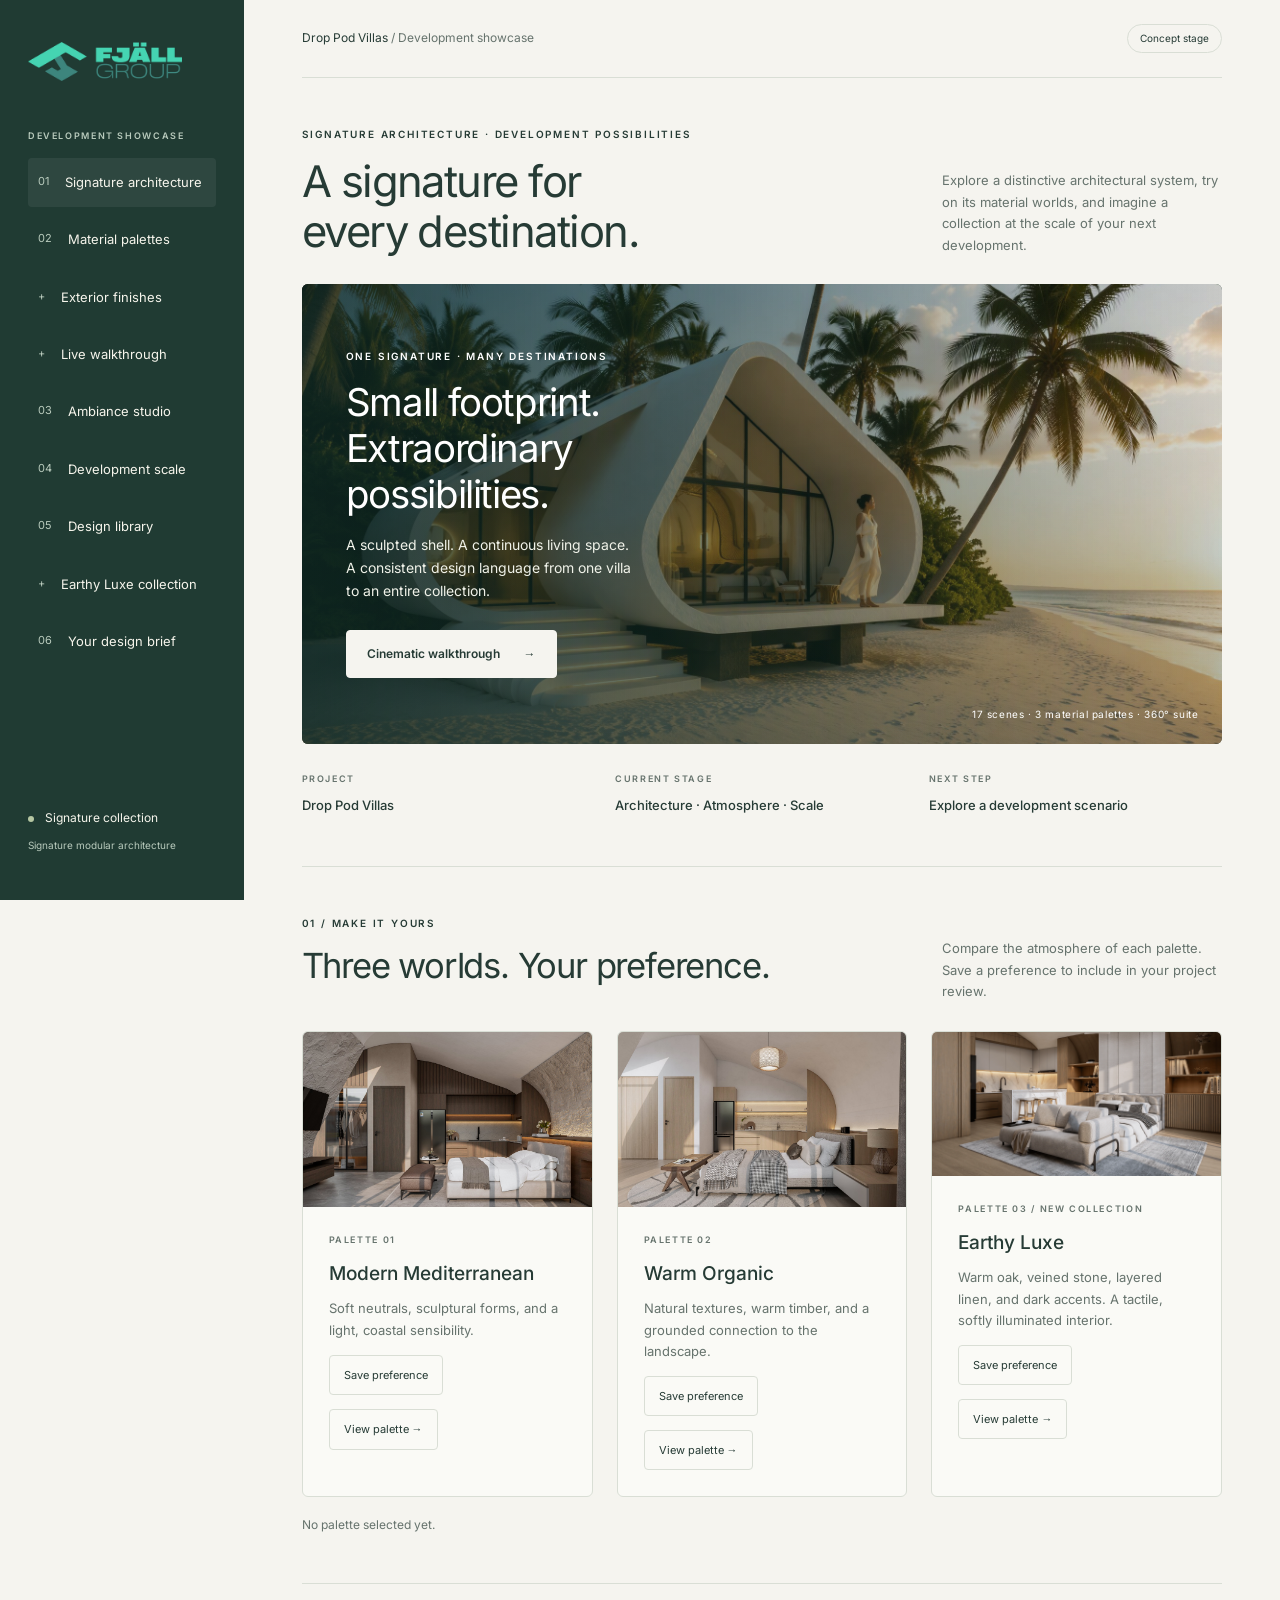
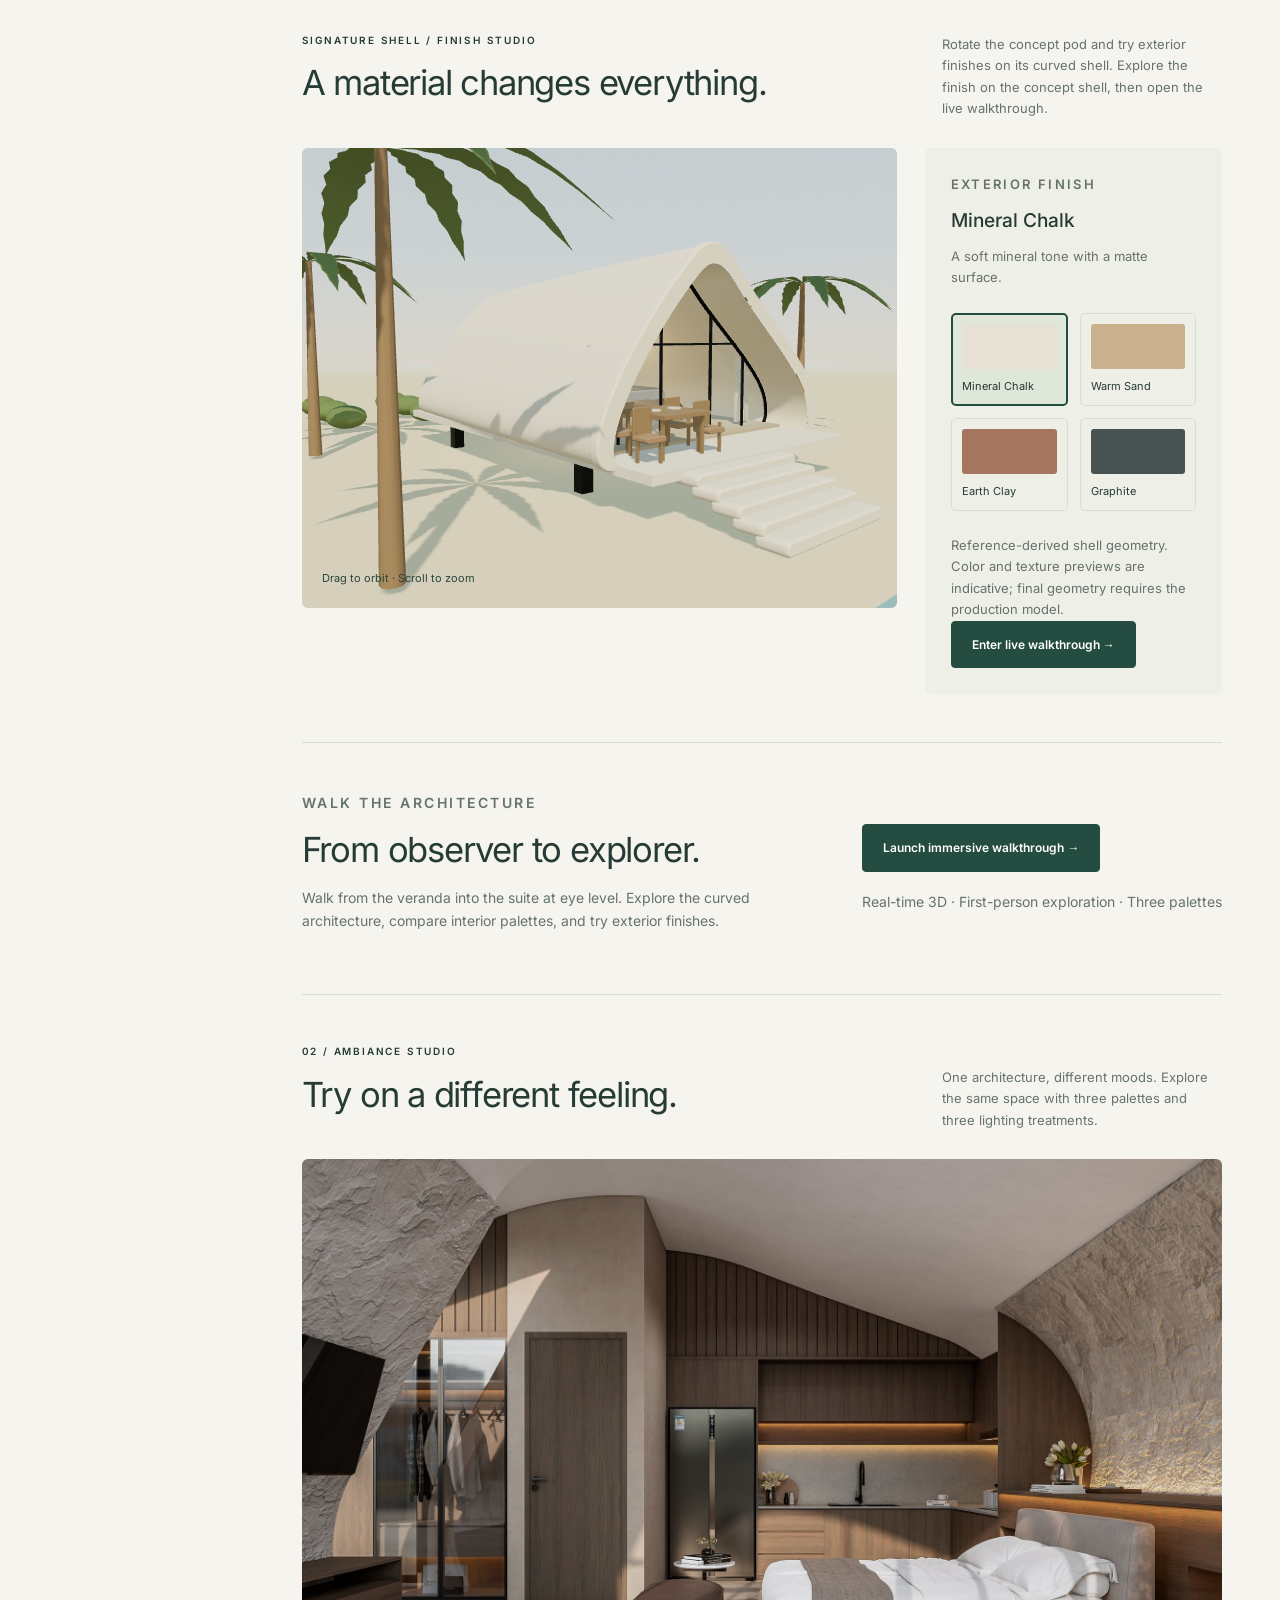
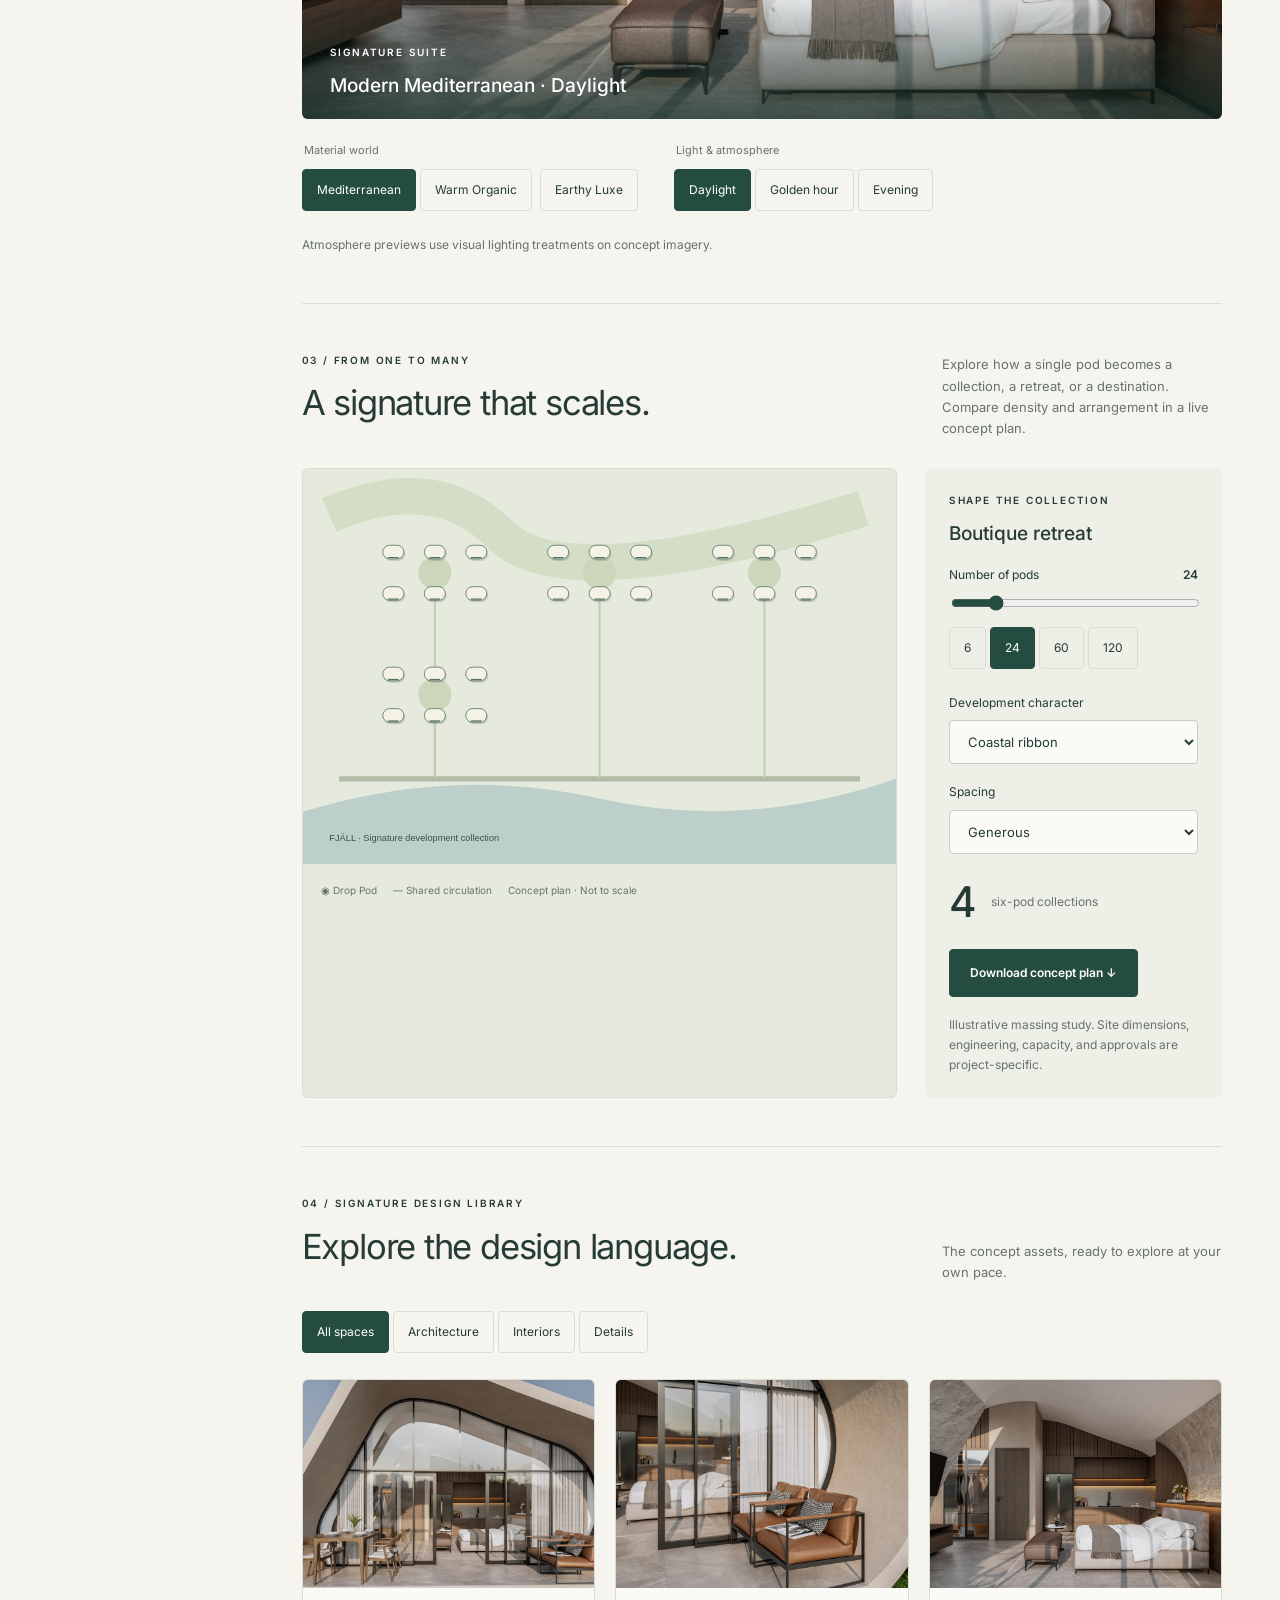
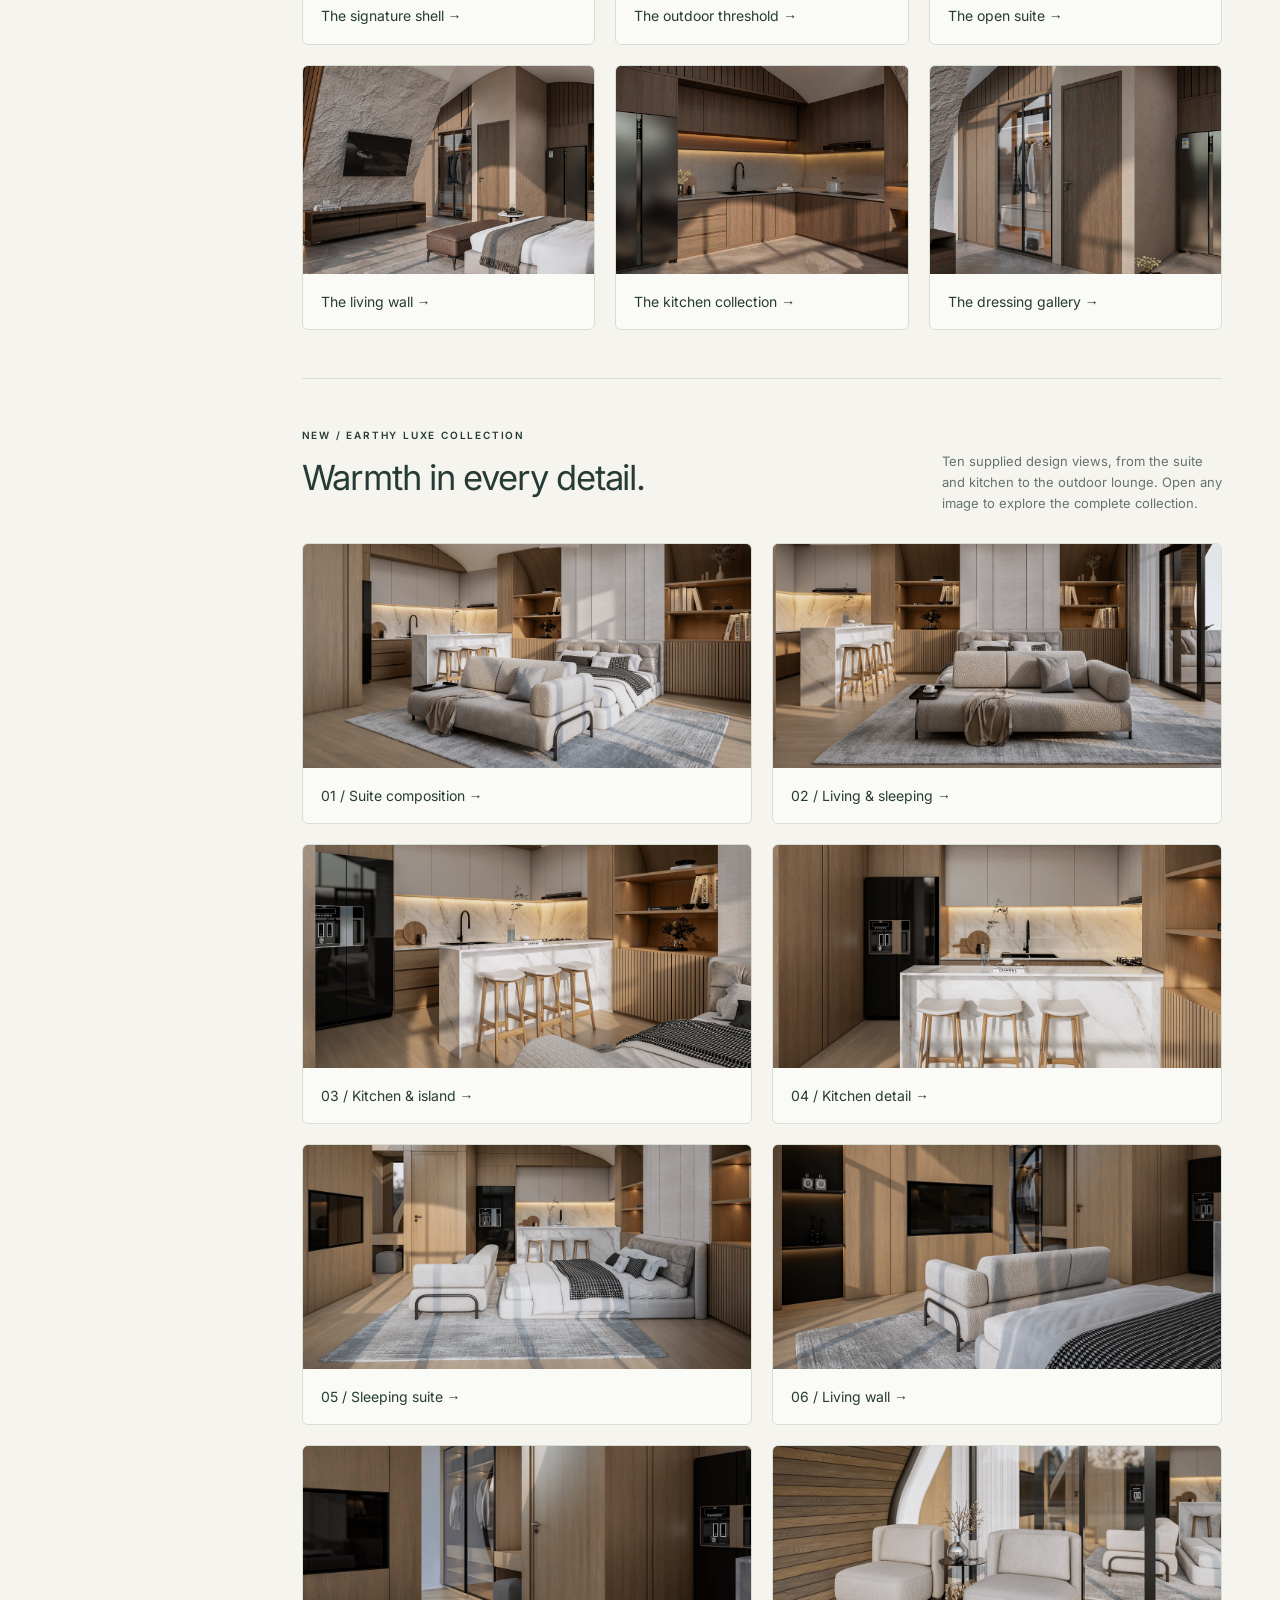
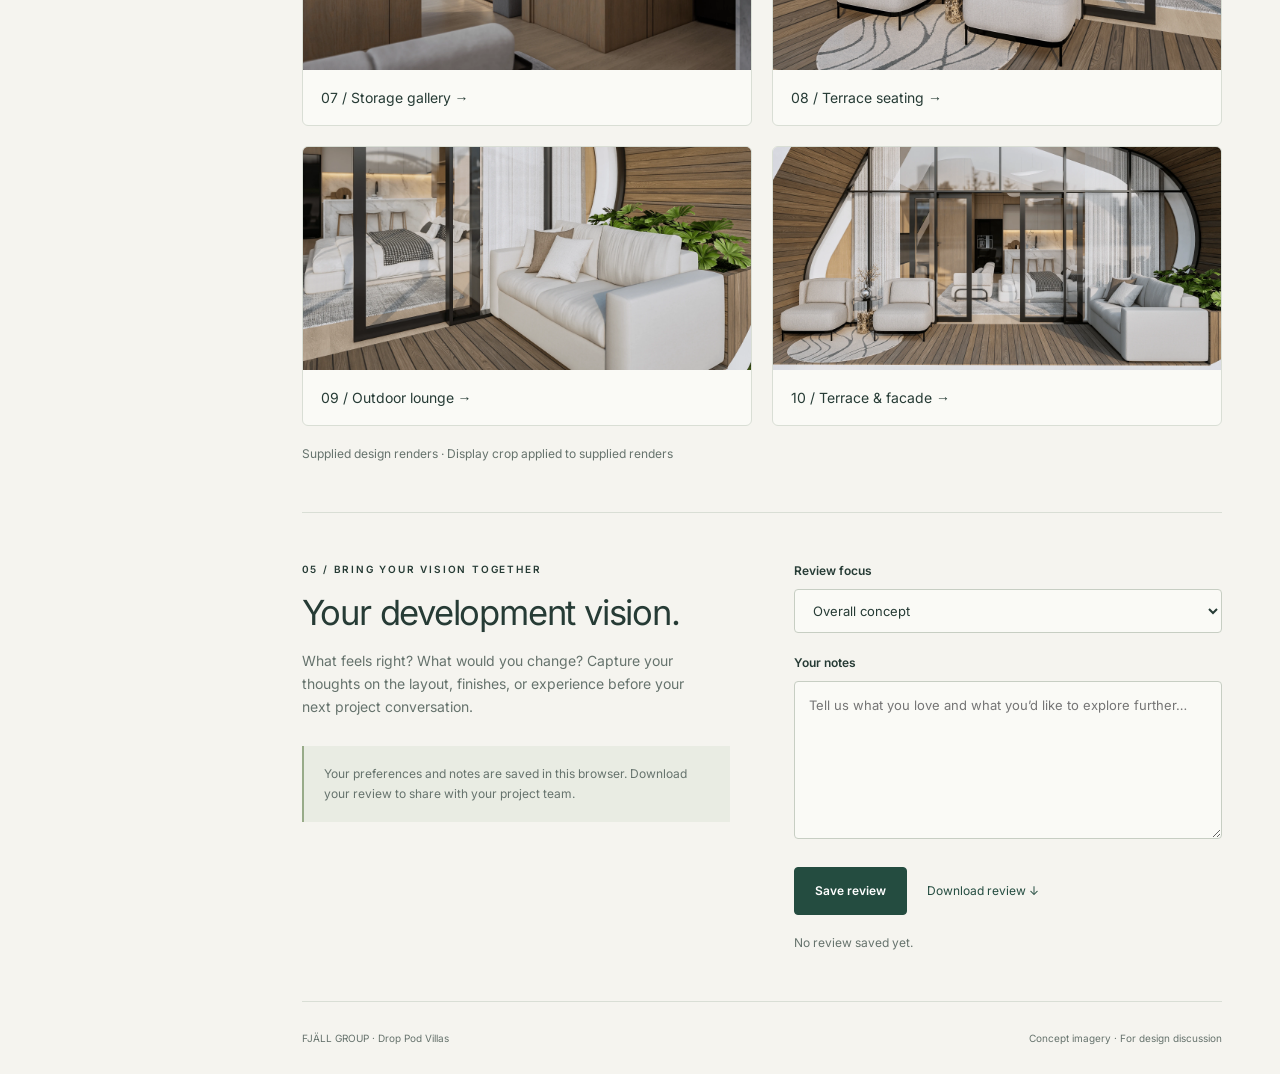
<file: index.html>
<!doctype html>
<html lang="en">
  <head>
    <meta charset="utf-8" />
    <meta name="viewport" content="width=device-width, initial-scale=1" />
    <link rel="stylesheet" href="styles/fonts.css" />
    <link rel="stylesheet" href="styles/earthy-crop.css?v=20261008-steady4" />
    <script
      src="scripts/interior-palettes.js?v=20261008-steady4"
      defer
    ></script>
    <title>FJÄLL — Client Portal</title>
    <link rel="stylesheet" href="styles/portal.css" />
    <script src="scripts/portal.js" defer></script>
    <script src="scripts/showcase.js?v=20261008-steady4" defer></script>
    <script type="module" src="scripts/spatial.js?v=20261008-steady4"></script>
  </head>
  <body>
    <aside class="sidebar">
      <a class="brand" href="index.html"
        ><img src="assets/fjall-logo.png" alt="FJÄLL Group"
      /></a>
      <p class="eyebrow">Development showcase</p>
      <nav aria-label="Showcase journey">
        <a href="#overview">01 <span>Signature architecture</span></a
        ><a href="#materials">02 <span>Material palettes</span></a
        ><a href="#exterior">+ <span>Exterior finishes</span></a
        ><a href="#spatial">+ <span>Live walkthrough</span></a
        ><a href="#ambiance">03 <span>Ambiance studio</span></a
        ><a href="#scale">04 <span>Development scale</span></a
        ><a href="#resources">05 <span>Design library</span></a
        ><a href="#earthy-luxe">+ <span>Earthy Luxe collection</span></a
        ><a href="#review">06 <span>Your design brief</span></a>
      </nav>
      <div class="sidebar-bottom">
        <span class="dot"></span> Signature collection<br /><small
          >Signature modular architecture</small
        >
      </div>
    </aside>
    <main>
      <header class="topbar">
        <span
          >Drop Pod Villas
          <span class="muted">/ Development showcase</span></span
        ><span class="pill">Concept stage</span>
      </header>
      <section id="overview" class="section">
        <div class="section-heading">
          <div>
            <p class="eyebrow">
              Signature architecture · Development possibilities
            </p>
            <h1>A signature for<br />every destination.</h1>
          </div>
          <p class="intro-copy">
            Explore a distinctive architectural system, try on its material
            worlds, and imagine a collection at the scale of your next
            development.
          </p>
        </div>
        <div class="hero">
          <img
            src="assets/pod-hero.jpg"
            alt="Sculpted beachfront Drop Pod villa with an open veranda"
          />
          <div class="hero-content">
            <span class="eyebrow">One signature · Many destinations</span>
            <h2>Small footprint.<br />Extraordinary possibilities.</h2>
            <p>
              A sculpted shell. A continuous living space. A consistent design
              language from one villa to an entire collection.
            </p>
            <a class="button light" href="experience-v4.html?v=20261008-steady4"
              >Cinematic walkthrough <span aria-hidden="true">→</span></a
            >
          </div>
          <span class="hero-label"
            >17 scenes · 3 material palettes · 360° suite</span
          >
        </div>
        <div class="project-strip">
          <div>
            <span class="eyebrow">Project</span><strong>Drop Pod Villas</strong>
          </div>
          <div>
            <span class="eyebrow">Current stage</span
            ><strong>Architecture · Atmosphere · Scale</strong>
          </div>
          <div>
            <span class="eyebrow">Next step</span
            ><strong>Explore a development scenario</strong>
          </div>
        </div>
      </section>
      <section id="materials" class="section">
        <div class="section-heading">
          <div>
            <p class="eyebrow">01 / Make it yours</p>
            <h2>Three worlds. Your preference.</h2>
          </div>
          <p>
            Compare the atmosphere of each palette. Save a preference to include
            in your project review.
          </p>
        </div>
        <div class="material-grid">
          <article class="material-card" data-material="med">
            <img
              src="assets/suite-med.jpg"
              alt="Modern Mediterranean suite with pale finishes"
              loading="lazy"
            />
            <div class="card-body">
              <span class="eyebrow">Palette 01</span>
              <h3>Modern Mediterranean</h3>
              <p>
                Soft neutrals, sculptural forms, and a light, coastal
                sensibility.
              </p>
              <div class="card-actions">
                <button data-select="med" aria-pressed="false">
                  Save preference</button
                ><button class="text-button" data-palette="med">
                  View palette →
                </button>
              </div>
            </div>
          </article>
          <article class="material-card" data-material="wo">
            <img
              src="assets/suite-wo.jpg"
              alt="Warm Organic suite with natural wood finishes"
              loading="lazy"
            />
            <div class="card-body">
              <span class="eyebrow">Palette 02</span>
              <h3>Warm Organic</h3>
              <p>
                Natural textures, warm timber, and a grounded connection to the
                landscape.
              </p>
              <div class="card-actions">
                <button data-select="wo" aria-pressed="false">
                  Save preference</button
                ><button class="text-button" data-palette="wo">
                  View palette →
                </button>
              </div>
            </div>
          </article>
          <article class="material-card" data-material="el">
            <img
              src="assets/earthy-luxe/v1.webp"
              alt="Earthy Luxe suite with warm timber, pale stone and layered linen"
              loading="lazy"
            />
            <div class="card-body">
              <span class="eyebrow">Palette 03 / New collection</span>
              <h3>Earthy Luxe</h3>
              <p>
                Warm oak, veined stone, layered linen, and dark accents. A
                tactile, softly illuminated interior.
              </p>
              <div class="card-actions">
                <button data-select="el" aria-pressed="false">
                  Save preference</button
                ><button class="text-button" data-palette="el">
                  View palette →
                </button>
              </div>
            </div>
          </article>
        </div>
        <p id="preference-status" class="status" role="status">
          No palette selected yet.
        </p>
      </section>
      <section id="exterior" class="section">
        <div class="section-heading">
          <div>
            <p class="eyebrow">Signature shell / Finish studio</p>
            <h2>A material changes everything.</h2>
          </div>
          <p>
            Rotate the concept pod and try exterior finishes on its curved
            shell. Explore the finish on the concept shell, then open the live
            walkthrough.
          </p>
        </div>
        <div class="exterior-layout">
          <div
            id="exterior-viewport"
            class="exterior-viewport"
            aria-label="Interactive exterior concept model"
          >
            <p class="renderer-loading">Loading the finish studio…</p>
            <span class="viewport-hint">Drag to orbit · Scroll to zoom</span>
          </div>
          <div class="finish-panel">
            <p class="eyebrow">Exterior finish</p>
            <h3 id="finish-title">Mineral Chalk</h3>
            <p id="finish-description">
              A soft mineral tone with a matte surface.
            </p>
            <div
              id="exterior-swatches"
              class="exterior-swatches"
              role="group"
              aria-label="Choose exterior finish"
            ></div>
            <p class="status">
              Reference-derived shell geometry. Color and texture previews are
              indicative; final geometry requires the production model.
            </p>
            <button class="button" data-open-walk>
              Enter live walkthrough →
            </button>
          </div>
        </div>
      </section>
      <section id="spatial" class="section spatial-invite">
        <div>
          <p class="eyebrow">Walk the architecture</p>
          <h2>From observer to explorer.</h2>
          <p>
            Walk from the veranda into the suite at eye level. Explore the
            curved architecture, compare interior palettes, and try exterior
            finishes.
          </p>
        </div>
        <div>
          <button class="button" data-open-walk>
            Launch immersive walkthrough →
          </button>
          <p class="status">
            Real-time 3D · First-person exploration · Three palettes
          </p>
        </div>
      </section>
      <section id="ambiance" class="section">
        <div class="section-heading">
          <div>
            <p class="eyebrow">02 / Ambiance studio</p>
            <h2>Try on a different feeling.</h2>
          </div>
          <p>
            One architecture, different moods. Explore the same space with three
            palettes and three lighting treatments.
          </p>
        </div>
        <div class="studio-preview" data-mood="day">
          <img
            id="ambiance-image"
            src="assets/suite-med.jpg"
            alt="Modern Mediterranean suite in daylight"
          />
          <div class="studio-caption">
            <span class="eyebrow">Signature suite</span>
            <h3 id="ambiance-title">Modern Mediterranean · Daylight</h3>
          </div>
        </div>
        <div class="studio-controls">
          <fieldset>
            <legend>Material world</legend>
            <button type="button" data-studio-palette="med" aria-pressed="true">
              Mediterranean</button
            ><button
              type="button"
              data-studio-palette="wo"
              aria-pressed="false"
            >
              Warm Organic
            </button>
            <button type="button" data-studio-palette="el" aria-pressed="false">
              Earthy Luxe
            </button>
          </fieldset>
          <fieldset>
            <legend>Light & atmosphere</legend>
            <button type="button" data-mood="day" aria-pressed="true">
              Daylight</button
            ><button type="button" data-mood="golden" aria-pressed="false">
              Golden hour</button
            ><button type="button" data-mood="evening" aria-pressed="false">
              Evening
            </button>
          </fieldset>
        </div>
        <p class="status">
          Atmosphere previews use visual lighting treatments on concept imagery.
        </p>
      </section>
      <section id="scale" class="section">
        <div class="section-heading">
          <div>
            <p class="eyebrow">03 / From one to many</p>
            <h2>A signature that scales.</h2>
          </div>
          <p>
            Explore how a single pod becomes a collection, a retreat, or a
            destination. Compare density and arrangement in a live concept plan.
          </p>
        </div>
        <div class="scale-layout">
          <div class="scale-plan">
            <svg
              id="development-plan"
              viewBox="0 0 900 600"
              role="img"
              aria-labelledby="plan-title plan-desc"
            >
              <title id="plan-title">Drop Pod development concept</title>
              <desc id="plan-desc">Illustrative development layout</desc>
            </svg>
            <div class="plan-legend">
              <span>◉ Drop Pod</span><span>— Shared circulation</span
              ><span>Concept plan · Not to scale</span>
            </div>
          </div>
          <div class="scale-controls">
            <p class="eyebrow">Shape the collection</p>
            <h3 id="scale-name">Boutique retreat</h3>
            <label for="pod-count"
              >Number of pods <output id="pod-count-label">24</output></label
            ><input
              id="pod-count"
              type="range"
              min="6"
              max="120"
              step="6"
              value="24"
            />
            <div class="scale-presets">
              <button data-count="6">6</button
              ><button data-count="24">24</button
              ><button data-count="60">60</button
              ><button data-count="120">120</button>
            </div>
            <label for="site-layout">Development character</label
            ><select id="site-layout">
              <option value="coastal">Coastal ribbon</option>
              <option value="garden">Garden clusters</option>
              <option value="courtyard">Courtyard village</option></select
            ><label for="pod-spacing">Spacing</label
            ><select id="pod-spacing">
              <option value="generous">Generous</option>
              <option value="compact">Compact</option>
            </select>
            <div class="scale-stat">
              <strong id="cluster-count">4</strong
              ><span>six-pod collections</span>
            </div>
            <button id="download-plan" class="button">
              Download concept plan ↓
            </button>
            <p class="status">
              Illustrative massing study. Site dimensions, engineering,
              capacity, and approvals are project-specific.
            </p>
          </div>
        </div>
      </section>
      <section id="resources" class="section">
        <div class="section-heading">
          <div>
            <p class="eyebrow">04 / Signature design library</p>
            <h2>Explore the design language.</h2>
          </div>
          <p>The concept assets, ready to explore at your own pace.</p>
        </div>
        <div
          class="library-filters"
          role="group"
          aria-label="Filter design library"
        >
          <button data-filter="all" aria-pressed="true">All spaces</button
          ><button data-filter="exterior" aria-pressed="false">
            Architecture</button
          ><button data-filter="interior" aria-pressed="false">Interiors</button
          ><button data-filter="detail" aria-pressed="false">Details</button>
        </div>
        <div id="design-library" class="design-library"></div>
      </section>
      <section id="earthy-luxe" class="section">
        <div class="section-heading">
          <div>
            <p class="eyebrow">New / Earthy Luxe collection</p>
            <h2>Warmth in every detail.</h2>
          </div>
          <p>
            Ten supplied design views, from the suite and kitchen to the outdoor
            lounge. Open any image to explore the complete collection.
          </p>
        </div>
        <div id="earthy-luxe-gallery" class="design-library"></div>
        <p class="status">
          Supplied design renders · Display crop applied to supplied renders
        </p>
      </section>
      <section id="review" class="section review-grid">
        <div>
          <p class="eyebrow">05 / Bring your vision together</p>
          <h2>Your development vision.</h2>
          <p class="review-copy">
            What feels right? What would you change? Capture your thoughts on
            the layout, finishes, or experience before your next project
            conversation.
          </p>
          <div class="notice">
            Your preferences and notes are saved in this browser. Download your
            review to share with your project team.
          </div>
        </div>
        <form id="review-form" class="review-form">
          <label for="review-topic">Review focus</label
          ><select id="review-topic" name="topic">
            <option>Overall concept</option>
            <option>Layout & living spaces</option>
            <option>Materials & finishes</option>
            <option>Site & placement</option></select
          ><label for="review-note">Your notes</label
          ><textarea
            id="review-note"
            name="note"
            rows="6"
            maxlength="5000"
            placeholder="Tell us what you love and what you’d like to explore further…"
            required
          ></textarea>
          <div class="form-actions">
            <button class="button" type="submit">Save review</button
            ><button class="text-button" id="download-review" type="button">
              Download review ↓
            </button>
          </div>
          <p id="review-status" class="status" role="status">
            No review saved yet.
          </p>
        </form>
      </section>
      <footer>
        <span>FJÄLL GROUP · Drop Pod Villas</span
        ><span>Concept imagery · For design discussion</span>
      </footer>
    </main>
    <dialog id="design-modal" aria-labelledby="modal-title">
      <div class="modal-header">
        <p class="eyebrow">FJÄLL · Signature collection</p>
        <button id="close-modal" aria-label="Close design detail">×</button>
      </div>
      <div id="modal-content"></div>
    </dialog>
    <dialog id="walk-modal" aria-labelledby="walk-title">
      <div class="walk-top">
        <div>
          <span class="eyebrow">FJÄLL / Live architectural experience</span>
          <h2 id="walk-title">Inside the signature.</h2>
        </div>
        <button id="close-walk" aria-label="Exit walkthrough">×</button>
      </div>
      <div
        id="walk-viewport"
        tabindex="0"
        aria-label="First-person architectural walkthrough. Use WASD or arrows to move and drag to look."
      ></div>
      <div class="walk-reticle" aria-hidden="true">+</div>
      <div
        class="tour-scene-nav"
        id="tour-scenes"
        role="group"
        aria-label="Jump to a viewpoint"
      ></div>
      <div class="walk-bottom">
        <div>
          <span id="walk-location" role="status">Veranda</span>
          <p>WASD / arrows to move · Drag to look · Escape to exit</p>
        </div>
        <div class="walk-actions">
          <select id="walk-finish" aria-label="Exterior finish"></select
          ><select id="tour-palette" aria-label="Interior palette">
            <option value="med">Mediterranean</option>
            <option value="wo">Warm Organic</option>
            <option value="el">Earthy Luxe</option></select
          ><button id="reset-walk">Reset view</button
          ><button id="capture-walk">Save view ↓</button>
        </div>
      </div>
      <div class="touch-walk" role="group" aria-label="Movement controls">
        <button data-move="forward" aria-label="Move forward">↑</button>
        <div>
          <button data-move="left" aria-label="Move left">←</button
          ><button data-move="backward" aria-label="Move backward">↓</button
          ><button data-move="right" aria-label="Move right">→</button>
        </div>
      </div>
      <span class="walk-disclaimer"
        >Reference-derived architectural study · Geometry and dimensions are
        indicative</span
      >
    </dialog>
  </body>
</html>
</file>
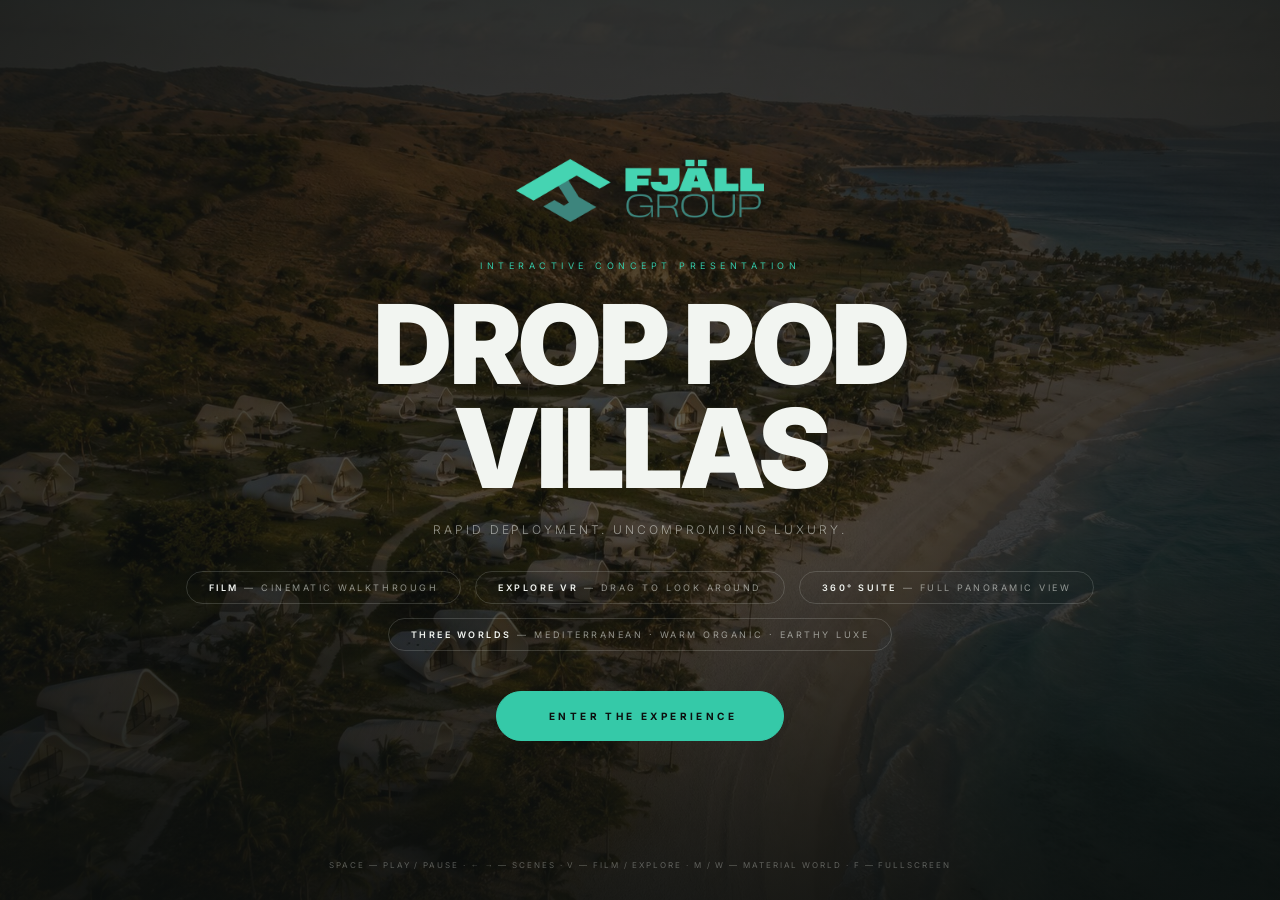
<file: experience-v3.html>
<!doctype html>
<html lang="en">
  <head>
    <meta charset="UTF-8" />
    <meta
      name="viewport"
      content="width=device-width, initial-scale=1.0, viewport-fit=cover"
    />
    <link rel="stylesheet" href="styles/fonts.css" />
    <link rel="stylesheet" href="styles/earthy-crop.css?v=20261007-film3" />
    <script
      src="scripts/interior-palettes.js?v=20261007-film3"
      defer
    ></script>
    <meta name="walkthrough-version" content="20261007-film3" />
    <title>FJÄLL GROUP — Drop Pod Villas · Client Walkthrough</title>

    <link rel="stylesheet" href="styles/experience.css?v=20261007-film3" />
  </head>
  <body class="film hidden-chrome">
    <div id="stage"></div>
    <div class="veil"></div>
    <div class="vignette"></div>

    <div class="hud">
      <div class="reticle"><i></i></div>
      <div class="compass">
        <div class="tape" id="tape"></div>
        <div class="needle"></div>
      </div>
      <div class="coords">
        LOOK <b id="coordX">+000.0°</b> · <b id="coordY">+000.0°</b>
      </div>
      <div class="look-hint" id="lookHint">Drag to look around</div>
    </div>
    <div class="badge360" id="badge360">360°</div>

    <header class="chrome">
      <div class="brand">
        <img src="assets/fjall-logo.png" alt="FJÄLL GROUP" />
        <span class="div"></span>
        <a class="sub" href="index.html">← Development showcase</a>
      </div>
      <div class="meta">
        Interactive Concept Presentation<br />
        <b>Three Material Worlds</b> · One Architecture
      </div>
    </header>

    <div id="caption" class="chrome">
      <div class="cap-anim" id="capInner">
        <div class="no" id="capNo">01 — 17</div>
        <div class="title" id="capTitle">Beachfront Placement</div>
        <div class="desc" id="capDesc"></div>
      </div>
    </div>

    <div id="counter" class="chrome">
      <span class="cur" id="counterCur">01</span>/ 17
    </div>

    <footer class="chrome">
      <div class="transport">
        <button class="tbtn" id="btnPrev" aria-label="Previous scene">
          <svg viewBox="0 0 24 24"><path d="M15 5l-7 7 7 7" /></svg>
        </button>
        <button class="tbtn" id="btnPlay" aria-label="Play or pause">
          <svg viewBox="0 0 24 24" id="icoPause">
            <path class="fill" d="M8 5h2.6v14H8zM13.4 5H16v14h-2.6z" />
          </svg>
          <svg viewBox="0 0 24 24" id="icoPlay" style="display: none">
            <path class="fill" d="M8 5l11 7-11 7z" />
          </svg>
        </button>
        <button class="tbtn" id="btnNext" aria-label="Next scene">
          <svg viewBox="0 0 24 24"><path d="M9 5l7 7-7 7" /></svg>
        </button>
        <button class="tbtn" id="btnFull" aria-label="Fullscreen">
          <svg viewBox="0 0 24 24">
            <path d="M4 9V4h5M20 9V4h-5M4 15v5h5M20 15v5h-5" />
          </svg>
        </button>
        <button
          class="tbtn"
          id="btnMotion"
          aria-label="Enable motion look"
          style="display: none"
        >
          <svg viewBox="0 0 24 24">
            <rect x="7" y="2.5" width="10" height="19" rx="2.5" />
            <path d="M11 18.5h2" />
          </svg>
        </button>
      </div>

      <div id="segments"></div>

      <div class="ctrl-col">
        <div class="switch-label">View — <em id="modeName">Film</em></div>
        <div class="switch mode" id="modeSwitch">
          <button id="mdFilm" class="on">Film</button>
          <button id="mdExplore">Explore VR</button>
        </div>
        <div class="switch-label">
          Material World — <em id="styleName">Modern Mediterranean</em>
        </div>
        <div class="switch" id="styleSwitch">
          <button id="swMed" class="on">Mediterranean</button>
          <button id="swWo">Warm Organic</button
          ><button id="swEl">Earthy Luxe</button>
        </div>
      </div>
    </footer>

    <div id="endcard">
      <img src="assets/fjall-logo.png" alt="FJÄLL GROUP" />
      <h2>Ready to Build.</h2>
      <p>
        Drop Pod Villas · Rapid deployment. Uncompromising luxury.<br />
        Commercial Office Jakarta · Bali HQ · www.fjällgroup.com
      </p>
      <button id="replay">Replay the Experience</button>
      <a class="film-download" href="assets/earthy-luxe/film/earthy-luxe-cinematic-v3.mp4" download>Download Earthy Luxe film · 2:32</a>
    </div>

    <div id="intro">
      <video
        class="bg"
        src="assets/destination-collection.mp4"
        poster="assets/destination-collection.jpg"
        muted
        loop
        autoplay
        playsinline
      ></video>
      <div class="scrim"></div>
      <img
        class="logo i-anim d1"
        src="assets/fjall-logo-large.png"
        alt="FJÄLL GROUP"
      />
      <div class="kicker i-anim d2">Interactive Concept Presentation</div>
      <h1>
        <span class="i-anim d2">Drop Pod</span>
        <span class="i-anim d3">Villas</span>
      </h1>
      <div class="tag i-anim d4">Rapid deployment. Uncompromising luxury.</div>
      <div class="modes i-anim d4">
        <div><b>Film</b> — cinematic walkthrough</div>
        <div><b>Explore VR</b> — drag to look around</div>
        <div><b>360° Suite</b> — full panoramic view</div>
        <div>
          <b>Three Worlds</b> — Mediterranean · Warm Organic · Earthy Luxe
        </div>
      </div>
      <button id="begin" class="i-anim d5">Enter the Experience</button>
      <div class="hint i-anim d5">
        Space — play / pause · ← → — scenes · V — film / explore · M / W —
        material world · F — fullscreen
      </div>
    </div>

    <script src="scripts/experience-player-v3.js" defer></script>
  </body>
</html>
</file>
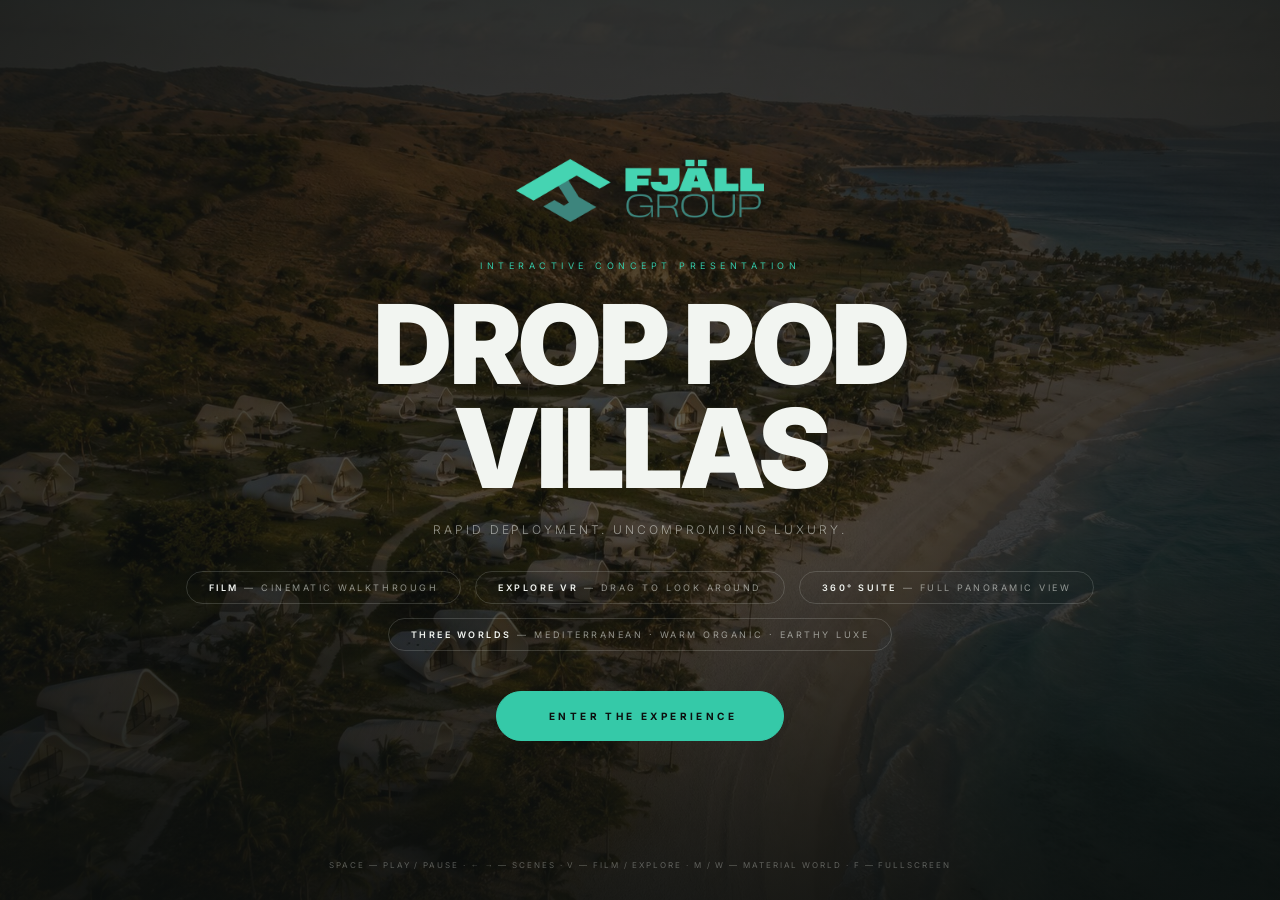
<file: experience-v4.html>
<!doctype html>
<html lang="en">
  <head>
    <meta charset="UTF-8" />
    <meta
      name="viewport"
      content="width=device-width, initial-scale=1.0, viewport-fit=cover"
    />
    <link rel="stylesheet" href="styles/fonts.css" />
    <link rel="stylesheet" href="styles/earthy-crop.css?v=20261008-steady4" />
    <script
      src="scripts/interior-palettes.js?v=20261008-steady4"
      defer
    ></script>
    <meta name="walkthrough-version" content="20261008-steady4" />
    <title>FJÄLL GROUP — Drop Pod Villas · Client Walkthrough</title>

    <link rel="stylesheet" href="styles/experience.css?v=20261008-steady4" />
  </head>
  <body class="film hidden-chrome">
    <div id="stage"></div>
    <div class="veil"></div>
    <div class="vignette"></div>

    <div class="hud">
      <div class="reticle"><i></i></div>
      <div class="compass">
        <div class="tape" id="tape"></div>
        <div class="needle"></div>
      </div>
      <div class="coords">
        LOOK <b id="coordX">+000.0°</b> · <b id="coordY">+000.0°</b>
      </div>
      <div class="look-hint" id="lookHint">Drag to look around</div>
    </div>
    <div class="badge360" id="badge360">360°</div>

    <header class="chrome">
      <div class="brand">
        <img src="assets/fjall-logo.png" alt="FJÄLL GROUP" />
        <span class="div"></span>
        <a class="sub" href="index.html">← Development showcase</a>
      </div>
      <div class="meta">
        Interactive Concept Presentation<br />
        <b>Three Material Worlds</b> · One Architecture
      </div>
    </header>

    <div id="caption" class="chrome">
      <div class="cap-anim" id="capInner">
        <div class="no" id="capNo">01 — 17</div>
        <div class="title" id="capTitle">Beachfront Placement</div>
        <div class="desc" id="capDesc"></div>
      </div>
    </div>

    <div id="counter" class="chrome">
      <span class="cur" id="counterCur">01</span>/ 17
    </div>

    <footer class="chrome">
      <div class="transport">
        <button class="tbtn" id="btnPrev" aria-label="Previous scene">
          <svg viewBox="0 0 24 24"><path d="M15 5l-7 7 7 7" /></svg>
        </button>
        <button class="tbtn" id="btnPlay" aria-label="Play or pause">
          <svg viewBox="0 0 24 24" id="icoPause">
            <path class="fill" d="M8 5h2.6v14H8zM13.4 5H16v14h-2.6z" />
          </svg>
          <svg viewBox="0 0 24 24" id="icoPlay" style="display: none">
            <path class="fill" d="M8 5l11 7-11 7z" />
          </svg>
        </button>
        <button class="tbtn" id="btnNext" aria-label="Next scene">
          <svg viewBox="0 0 24 24"><path d="M9 5l7 7-7 7" /></svg>
        </button>
        <button class="tbtn" id="btnFull" aria-label="Fullscreen">
          <svg viewBox="0 0 24 24">
            <path d="M4 9V4h5M20 9V4h-5M4 15v5h5M20 15v5h-5" />
          </svg>
        </button>
        <button
          class="tbtn"
          id="btnMotion"
          aria-label="Enable motion look"
          style="display: none"
        >
          <svg viewBox="0 0 24 24">
            <rect x="7" y="2.5" width="10" height="19" rx="2.5" />
            <path d="M11 18.5h2" />
          </svg>
        </button>
      </div>

      <div id="segments"></div>

      <div class="ctrl-col">
        <div class="switch-label">View — <em id="modeName">Film</em></div>
        <div class="switch mode" id="modeSwitch">
          <button id="mdFilm" class="on">Film</button>
          <button id="mdExplore">Explore VR</button>
        </div>
        <div class="switch-label">
          Material World — <em id="styleName">Modern Mediterranean</em>
        </div>
        <div class="switch" id="styleSwitch">
          <button id="swMed" class="on">Mediterranean</button>
          <button id="swWo">Warm Organic</button
          ><button id="swEl">Earthy Luxe</button>
        </div>
      </div>
    </footer>

    <div id="endcard">
      <img src="assets/fjall-logo.png" alt="FJÄLL GROUP" />
      <h2>Ready to Build.</h2>
      <p>
        Drop Pod Villas · Rapid deployment. Uncompromising luxury.<br />
        Commercial Office Jakarta · Bali HQ · www.fjällgroup.com
      </p>
      <button id="replay">Replay the Experience</button>
      <a class="film-download" href="assets/earthy-luxe/film/earthy-luxe-cinematic-v4.mp4" download>Download Earthy Luxe film · 2:32</a>
    </div>

    <div id="intro">
      <video
        class="bg"
        src="assets/destination-collection.mp4"
        poster="assets/destination-collection.jpg"
        muted
        loop
        autoplay
        playsinline
      ></video>
      <div class="scrim"></div>
      <img
        class="logo i-anim d1"
        src="assets/fjall-logo-large.png"
        alt="FJÄLL GROUP"
      />
      <div class="kicker i-anim d2">Interactive Concept Presentation</div>
      <h1>
        <span class="i-anim d2">Drop Pod</span>
        <span class="i-anim d3">Villas</span>
      </h1>
      <div class="tag i-anim d4">Rapid deployment. Uncompromising luxury.</div>
      <div class="modes i-anim d4">
        <div><b>Film</b> — cinematic walkthrough</div>
        <div><b>Explore VR</b> — drag to look around</div>
        <div><b>360° Suite</b> — full panoramic view</div>
        <div>
          <b>Three Worlds</b> — Mediterranean · Warm Organic · Earthy Luxe
        </div>
      </div>
      <button id="begin" class="i-anim d5">Enter the Experience</button>
      <div class="hint i-anim d5">
        Space — play / pause · ← → — scenes · V — film / explore · M / W —
        material world · F — fullscreen
      </div>
    </div>

    <script src="scripts/experience-player-v4.js" defer></script>
  </body>
</html>
</file>
<file: styles/fonts.css>
@font-face {
  font-family: Inter;
  src: url("../assets/fonts/inter-latin-variable.woff2") format("woff2");
  font-weight: 100 900;
  font-style: normal;
  font-display: swap;
}
</file>
<file: styles/earthy-crop.css>
/* The damaged band ends at 25%; a small guard excludes compression edge noise. */
.earthy-image-crop {
  position: relative;
  display: block;
  overflow: hidden;
  width: 100%;
  aspect-ratio: 2.00535;
  background: #e9e5df;
}
.earthy-image-crop > img {
  position: absolute !important;
  inset: auto !important;
  left: 0 !important;
  top: -33.68984% !important;
  display: block;
  width: 100% !important;
  height: 133.68984% !important;
  max-height: none !important;
  aspect-ratio: auto !important;
  object-fit: fill !important;
  margin: 0 !important;
  transform: none !important;
}
.material-card > .earthy-image-crop {
  aspect-ratio: 2.00535;
}
#modal-content > .earthy-image-crop {
  width: min(100%, 120vh);
  margin: 20px auto;
  border-radius: 4px;
}
/* Center and cover the stage with the valid part of the source render. */
.scene .earthy-image-crop {
  position: absolute;
  width: max(100%, 200.535vh);
  min-height: 100%;
  top: 50%;
  left: 50%;
  transform: translate(-50%, -50%);
  background: transparent;
}
</file>
<file: styles/portal.css>
:root {
  --paper: #f5f4ef;
  --ink: #263b35;
  --muted: #66736d;
  --line: #d9ded5;
  --green: #244c40;
  --accent: #b6c7a3;
  --radius: 6px;
}
* {
  box-sizing: border-box;
}
html {
  scroll-behavior: smooth;
  scroll-padding-top: 32px;
}
body {
  margin: 0;
  background: var(--paper);
  color: var(--ink);
  font-family: Inter, Arial, sans-serif;
  font-size: 15px;
  line-height: 1.65;
}
a {
  color: inherit;
}
button,
select,
textarea {
  font: inherit;
}
button,
.button {
  cursor: pointer;
}
a:focus-visible,
button:focus-visible,
select:focus-visible,
textarea:focus-visible {
  outline: 3px solid #63884e;
  outline-offset: 4px;
}
.sidebar {
  position: fixed;
  width: 244px;
  inset: 0 auto 0 0;
  background: #203b33;
  color: #f6f5ec;
  padding: 42px 28px;
  display: flex;
  flex-direction: column;
}
.brand img {
  width: 154px;
  height: auto;
}
.eyebrow {
  font-size: 10px;
  text-transform: uppercase;
  letter-spacing: 0.18em;
  font-weight: 600;
  margin: 0 0 14px;
  display: block;
}
.sidebar > .eyebrow {
  color: #b9cbbd;
  margin-top: 40px;
  font-size: 9px;
}
nav {
  display: grid;
  gap: 8px;
}
nav a {
  text-decoration: none;
  display: flex;
  gap: 16px;
  font-size: 11px;
  color: #b9cbbd;
  padding: 14px 10px;
  border-radius: 4px;
}
nav a span {
  font-size: 13px;
  color: #f6f5ec;
}
nav a:hover,
nav a.active {
  background: #ffffff10;
}
.sidebar-bottom {
  margin-top: auto;
  font-size: 12px;
  line-height: 2.2;
}
.sidebar-bottom small {
  color: #b9cbbd;
}
.dot {
  width: 6px;
  height: 6px;
  display: inline-block;
  background: var(--accent);
  border-radius: 50%;
  margin-right: 8px;
}
main {
  margin-left: 244px;
  padding: 0 clamp(24px, 4.5vw, 80px);
  max-width: 1800px;
}
.topbar {
  display: flex;
  align-items: center;
  justify-content: space-between;
  border-bottom: 1px solid var(--line);
  padding: 24px 0;
  font-size: 12px;
  gap: 16px;
}
.muted {
  color: var(--muted);
}
.pill {
  border: 1px solid var(--line);
  border-radius: 30px;
  padding: 5px 12px;
  font-size: 10px;
  white-space: nowrap;
}
.section {
  padding: 48px 0;
  border-bottom: 1px solid var(--line);
}
.section-heading {
  display: flex;
  gap: 32px;
  justify-content: space-between;
  align-items: end;
  margin-bottom: 28px;
}
h1,
h2,
h3,
p {
  margin-top: 0;
}
h1,
h2 {
  font-family: Inter, Arial, sans-serif;
  font-weight: 400;
  letter-spacing: -0.035em;
}
h1 {
  font-size: clamp(34px, 3.4vw, 56px);
  line-height: 1.15;
  margin-bottom: 0;
}
h2 {
  font-size: clamp(28px, 2.7vw, 40px);
  line-height: 1.2;
  margin-bottom: 16px;
}
h3 {
  font-size: 19px;
  font-weight: 500;
  line-height: 1.3;
  margin-bottom: 12px;
}
.section-heading p:not(.eyebrow) {
  color: var(--muted);
  max-width: 35ch;
  margin-bottom: 0;
  font-size: 13px;
}
.hero {
  position: relative;
  min-height: 460px;
  border-radius: var(--radius);
  overflow: hidden;
  color: white;
  background: #334a42;
}
.hero > img {
  position: absolute;
  width: 100%;
  height: 100%;
  object-fit: cover;
}
.hero::after {
  content: "";
  position: absolute;
  inset: 0;
  background:
    linear-gradient(90deg, #102b25bf, #102b2510),
    linear-gradient(0deg, #102b2550, transparent);
}
.hero-content {
  position: relative;
  z-index: 1;
  padding: 64px 44px;
  max-width: 470px;
}
.hero h2 {
  font-size: clamp(32px, 3vw, 48px);
}
.hero p {
  max-width: 32ch;
  font-size: 14px;
  color: #f0f2e9;
  margin-bottom: 28px;
}
.hero-label {
  position: absolute;
  z-index: 1;
  bottom: 22px;
  right: 24px;
  font-size: 10px;
  letter-spacing: 0.06em;
}
.button {
  display: inline-flex;
  gap: 24px;
  align-items: center;
  justify-content: center;
  background: var(--green);
  color: white;
  border: 1px solid var(--green);
  border-radius: 4px;
  padding: 13px 20px;
  font-size: 12px;
  font-weight: 600;
  text-decoration: none;
}
.button.light {
  background: var(--paper);
  color: var(--ink);
  border-color: var(--paper);
}
.button:hover {
  filter: brightness(1.12);
}
.project-strip {
  display: grid;
  grid-template-columns: repeat(3, 1fr);
  gap: 20px;
  padding-top: 28px;
}
.project-strip .eyebrow {
  color: var(--muted);
  margin-bottom: 6px;
  font-size: 9px;
}
.project-strip strong {
  font-size: 13px;
  font-weight: 500;
}
.material-grid {
  display: grid;
  grid-template-columns: 1fr 1fr;
  gap: 24px;
}
.material-card {
  border: 1px solid var(--line);
  border-radius: var(--radius);
  overflow: hidden;
  background: #fafaf6;
}
.material-card.selected {
  outline: 2px solid var(--green);
}
.material-card img {
  width: 100%;
  aspect-ratio: 1.65;
  object-fit: cover;
  display: block;
}
.card-body {
  padding: 26px;
}
.card-body .eyebrow {
  color: var(--muted);
  font-size: 9px;
}
.card-body p {
  color: var(--muted);
  font-size: 13px;
  max-width: 46ch;
  min-height: 44px;
}
.card-actions {
  display: flex;
  gap: 14px;
  justify-content: space-between;
  align-items: center;
  flex-wrap: wrap;
}
.card-actions button {
  border: 1px solid var(--line);
  background: transparent;
  color: var(--ink);
  padding: 10px 14px;
  border-radius: 4px;
  font-size: 11px;
}
.card-actions button[aria-pressed="true"] {
  background: var(--green);
  color: white;
  border-color: var(--green);
}
.card-actions a {
  font-size: 11px;
  text-decoration: none;
}
.status {
  margin: 18px 0 0;
  font-size: 12px;
  color: var(--muted);
}
.review-grid {
  display: grid;
  grid-template-columns: 1fr 1fr;
  gap: 64px;
}
.review-copy {
  max-width: 43ch;
  color: var(--muted);
  font-size: 14px;
}
.notice {
  padding: 18px 20px;
  background: #e9ece3;
  border-left: 2px solid #98ab89;
  font-size: 12px;
  color: var(--muted);
  margin-top: 28px;
}
.review-form label {
  display: block;
  font-size: 12px;
  margin-bottom: 8px;
  font-weight: 600;
}
select,
textarea {
  width: 100%;
  border: 1px solid #c7cec3;
  border-radius: 4px;
  color: var(--ink);
  background: #fafaf6;
  padding: 12px 14px;
  margin-bottom: 20px;
  font-size: 13px;
}
textarea {
  resize: vertical;
  line-height: 1.7;
}
.form-actions {
  display: flex;
  gap: 20px;
  align-items: center;
  flex-wrap: wrap;
}
.text-button {
  padding: 10px 0;
  background: none;
  border: none;
  color: var(--green);
  font-size: 12px;
}
.resource-grid {
  display: grid;
  grid-template-columns: repeat(3, 1fr);
  gap: 20px;
}
.resource-grid a {
  text-decoration: none;
  border: 1px solid var(--line);
  padding: 24px;
  border-radius: var(--radius);
  transition: background 0.2s;
}
.resource-grid a:hover {
  background: #e9ece3;
}
.resource-icon {
  display: block;
  font-size: 24px;
  margin-bottom: 22px;
}
.resource-grid h3 {
  font-size: 16px;
}
.resource-grid p {
  font-size: 12px;
  color: var(--muted);
}
.resource-grid a > span:last-child {
  font-size: 11px;
}
footer {
  display: flex;
  justify-content: space-between;
  gap: 18px;
  padding: 28px 0;
  font-size: 10px;
  color: var(--muted);
}
@media (max-width: 1100px) {
  .sidebar {
    width: 200px;
    padding: 32px 20px;
  }
  main {
    margin-left: 200px;
    padding: 0 28px;
  }
  .section-heading {
    align-items: start;
  }
  .review-grid {
    gap: 28px;
  }
  .resource-grid {
    gap: 12px;
  }
}
@media (max-width: 760px) {
  .sidebar {
    position: relative;
    width: 100%;
    padding: 20px;
  }
  .brand img {
    width: 120px;
  }
  .sidebar > .eyebrow,
  .sidebar-bottom {
    display: none;
  }
  nav {
    display: flex;
    overflow-x: auto;
    margin-top: 16px;
    gap: 4px;
  }
  nav a {
    padding: 8px;
    white-space: nowrap;
    gap: 8px;
  }
  nav a span {
    font-size: 11px;
  }
  main {
    margin-left: 0;
    padding: 0 20px;
  }
  .topbar {
    font-size: 10px;
  }
  .section {
    padding: 34px 0;
  }
  .section-heading {
    flex-direction: column;
    gap: 18px;
  }
  .section-heading p:not(.eyebrow) {
    max-width: 48ch;
  }
  .hero {
    min-height: 420px;
  }
  .hero-content {
    padding: 40px 26px 76px;
  }
  .hero-label {
    left: 26px;
    right: 16px;
    font-size: 9px;
  }
  .project-strip {
    gap: 12px;
  }
  .project-strip strong {
    font-size: 11px;
  }
  .material-grid,
  .review-grid,
  .resource-grid {
    grid-template-columns: 1fr;
  }
  .material-grid {
    gap: 20px;
  }
  .card-body {
    padding: 22px;
  }
  footer {
    flex-direction: column;
    gap: 4px;
  }
}
@media (prefers-reduced-motion: reduce) {
  html {
    scroll-behavior: auto;
  }
  * {
    transition: none !important;
  }
}
/* The presentation studio shares the portal's material language. */
.studio-preview {
  position: relative;
  overflow: hidden;
  border-radius: 6px;
  background: #253b35;
}
.studio-preview img {
  width: 100%;
  max-height: 560px;
  object-fit: cover;
  display: block;
  transition: filter 0.5s;
}
.studio-preview[data-mood="golden"] img {
  filter: sepia(0.3) saturate(1.3) brightness(0.92);
}
.studio-preview[data-mood="evening"] img {
  filter: brightness(0.55) saturate(0.8) sepia(0.2);
}
.studio-caption {
  position: absolute;
  inset: auto 0 0;
  padding: 48px 28px 20px;
  color: white;
  background: linear-gradient(transparent, #102b25b0);
}
.studio-caption h3 {
  margin: 0;
}
.studio-controls {
  display: flex;
  gap: 32px;
  flex-wrap: wrap;
  margin-top: 22px;
}
fieldset {
  padding: 0;
  border: 0;
  margin: 0;
}
legend {
  font-size: 11px;
  margin-bottom: 10px;
  color: var(--muted);
}
.studio-controls button,
.library-filters button,
.scale-presets button {
  border: 1px solid var(--line);
  border-radius: 4px;
  background: transparent;
  color: var(--ink);
  padding: 10px 14px;
  font-size: 12px;
  margin: 0 4px 6px 0;
}
button[aria-pressed="true"] {
  background: var(--green);
  color: white;
  border-color: var(--green);
}
.scale-layout {
  display: grid;
  grid-template-columns: minmax(0, 2fr) minmax(240px, 1fr);
  gap: 28px;
}
.scale-plan {
  background: #e5eadd;
  border: 1px solid var(--line);
  border-radius: 6px;
  overflow: hidden;
}
.scale-plan svg {
  display: block;
  width: 100%;
  height: auto;
}
.plan-legend {
  display: flex;
  flex-wrap: wrap;
  gap: 16px;
  padding: 18px;
  font-size: 10px;
  color: var(--muted);
}
.scale-controls {
  padding: 24px;
  background: #eeefe7;
  border-radius: 6px;
}
.scale-controls label {
  display: block;
  font-size: 12px;
  margin: 18px 0 8px;
}
.scale-controls output {
  float: right;
  font-weight: 600;
}
.scale-controls input {
  width: 100%;
  accent-color: var(--green);
  margin-bottom: 16px;
}
.scale-controls select {
  margin-bottom: 0;
}
.scale-presets {
  display: flex;
}
.scale-stat {
  display: flex;
  gap: 14px;
  align-items: center;
  margin: 22px 0;
}
.scale-stat strong {
  font:
    500 42px Inter,
    Arial,
    sans-serif;
}
.scale-stat span {
  font-size: 12px;
  color: var(--muted);
}
.library-filters {
  margin-bottom: 20px;
}
.design-library {
  display: grid;
  grid-template-columns: repeat(3, 1fr);
  gap: 20px;
}
.library-card {
  text-align: left;
  padding: 0;
  border: 1px solid var(--line);
  background: #fafaf6;
  color: var(--ink);
  border-radius: 6px;
  overflow: hidden;
}
.library-card img {
  display: block;
  width: 100%;
  aspect-ratio: 1.4;
  object-fit: cover;
  transition: transform 0.4s;
}
.library-card:hover img {
  transform: scale(1.03);
}
.library-card span {
  display: block;
  padding: 16px 18px;
  font-size: 14px;
}
dialog {
  width: min(880px, calc(100% - 32px));
  max-height: 90vh;
  border: 0;
  border-radius: 8px;
  padding: 28px;
  background: var(--paper);
  color: var(--ink);
}
dialog::backdrop {
  background: #102b25c0;
  backdrop-filter: blur(5px);
}
.modal-header {
  display: flex;
  align-items: center;
  justify-content: space-between;
}
.modal-header button {
  background: none;
  border: 1px solid var(--line);
  border-radius: 50%;
  width: 40px;
  height: 40px;
  font-size: 24px;
  color: var(--ink);
}
#modal-content > img {
  width: 100%;
  max-height: 420px;
  object-fit: cover;
  border-radius: 4px;
  margin: 20px 0;
}
#modal-content h2 {
  margin-top: 20px;
}
#modal-content p {
  max-width: 65ch;
  color: var(--muted);
}
.swatches {
  display: grid;
  grid-template-columns: repeat(4, 1fr);
  gap: 12px;
  margin: 24px 0;
}
.swatch i {
  display: block;
  height: 56px;
  border: 1px solid #0001;
  border-radius: 4px;
}
.swatch span {
  font-size: 11px;
  display: block;
  margin-top: 8px;
}
@media (max-width: 1000px) {
  .scale-layout {
    grid-template-columns: 1fr;
  }
  .design-library {
    grid-template-columns: repeat(2, 1fr);
  }
}
@media (max-width: 500px) {
  .design-library {
    grid-template-columns: 1fr;
  }
  .swatches {
    grid-template-columns: 1fr 1fr;
  }
  dialog {
    padding: 20px;
  }
}
.exterior-layout {
  display: grid;
  grid-template-columns: minmax(0, 2fr) minmax(250px, 1fr);
  gap: 28px;
}
.exterior-viewport {
  position: relative;
  height: 460px;
  background: #dce5e2;
  border-radius: 6px;
  overflow: hidden;
  touch-action: none;
}
.exterior-viewport canvas,
#walk-viewport canvas {
  display: block;
  width: 100%;
  height: 100%;
}
.viewport-hint {
  position: absolute;
  left: 20px;
  bottom: 20px;
  font-size: 11px;
  pointer-events: none;
  color: #29473c;
}
.renderer-loading {
  padding: 24px;
}
.finish-panel {
  padding: 26px;
  background: #eeefe7;
  border-radius: 6px;
}
.finish-panel p {
  font-size: 13px;
  color: var(--muted);
}
.exterior-swatches {
  display: grid;
  grid-template-columns: 1fr 1fr;
  gap: 12px;
  margin: 24px 0;
}
.exterior-swatches button {
  background: transparent;
  border: 1px solid var(--line);
  border-radius: 5px;
  padding: 10px;
  text-align: left;
  font-size: 11px;
  color: var(--ink);
}
.exterior-swatches button[aria-pressed="true"] {
  border: 2px solid var(--green);
  background: #dfe7d8;
  padding: 9px;
}
.exterior-swatches i {
  display: block;
  height: 45px;
  border-radius: 3px;
  margin-bottom: 8px;
}
.spatial-invite {
  display: flex;
  gap: 32px;
  align-items: center;
  justify-content: space-between;
}
.spatial-invite p {
  max-width: 50ch;
  font-size: 14px;
  color: var(--muted);
}
#walk-modal {
  width: 100vw;
  height: 100dvh;
  max-width: none;
  max-height: none;
  padding: 0;
  margin: 0;
  border-radius: 0;
  background: #172c27;
  color: white;
  overflow: hidden;
}
#walk-viewport {
  position: absolute;
  inset: 0;
  touch-action: none;
  outline: none;
}
.walk-top,
.walk-bottom {
  position: absolute;
  left: 0;
  right: 0;
  z-index: 2;
  display: flex;
  justify-content: space-between;
  gap: 20px;
  padding: 24px 32px;
  pointer-events: none;
}
.walk-top {
  top: 0;
  background: linear-gradient(#10231dcc, transparent);
}
.walk-top .eyebrow {
  font-size: 9px;
  margin-bottom: 8px;
}
.walk-top h2 {
  font-size: 22px;
  letter-spacing: -0.03em;
}
.walk-top button,
.walk-bottom button,
.walk-bottom select {
  pointer-events: auto;
  color: white;
  background: #203b33d9;
  border: 1px solid #ffffff40;
  border-radius: 5px;
  padding: 10px 14px;
  font-size: 12px;
}
.walk-top button {
  width: 44px;
  height: 44px;
  font-size: 24px;
}
.walk-bottom {
  bottom: 22px;
  align-items: end;
  background: linear-gradient(transparent, #10231dcc);
}
.walk-bottom p {
  font-size: 11px;
  margin: 6px 0 0;
  color: #d7e3dc;
}
.walk-actions {
  display: flex;
  gap: 10px;
  align-items: center;
}
.walk-bottom select {
  width: auto;
  margin: 0;
}
.walk-reticle {
  position: absolute;
  top: 50%;
  left: 50%;
  pointer-events: none;
  opacity: 0.55;
  transform: translate(-50%, -50%);
}
.walk-disclaimer {
  position: absolute;
  bottom: 8px;
  left: 32px;
  font-size: 9px;
  color: #c2d0c7;
  pointer-events: none;
}
.touch-walk {
  position: absolute;
  bottom: 150px;
  right: 24px;
  text-align: center;
  z-index: 3;
}
.touch-walk button {
  width: 42px;
  height: 42px;
  margin: 2px;
  border-radius: 5px;
  border: 1px solid #ffffff50;
  color: white;
  background: #203b33b0;
  font-size: 18px;
  touch-action: none;
}
@media (min-width: 900px) and (pointer: fine) {
  .touch-walk {
    display: none;
  }
}
@media (max-width: 760px) {
  .exterior-layout {
    grid-template-columns: 1fr;
  }
  .exterior-viewport {
    height: 340px;
  }
  .spatial-invite {
    flex-direction: column;
    align-items: start;
  }
  .walk-top,
  .walk-bottom {
    padding: 18px;
  }
  .walk-top h2 {
    font-size: 18px;
  }
  .walk-bottom {
    flex-direction: column;
    align-items: start;
    gap: 16px;
  }
  .walk-actions {
    flex-wrap: wrap;
  }
  .walk-actions button,
  .walk-actions select {
    font-size: 10px;
    padding: 8px;
  }
  .walk-disclaimer {
    left: 18px;
  }
  .walk-bottom p {
    max-width: 30ch;
  }
  .touch-walk {
    bottom: 190px;
  }
}
#walk-viewport {
  overflow: hidden;
  background: #172c27;
}
.rendered-scene {
  width: 100%;
  height: 100%;
  object-fit: cover;
  display: block;
  animation: render-in 0.45s ease-out;
}
img.rendered-scene {
  transform: scale(1.15);
  cursor: grab;
}
img.rendered-scene:active {
  cursor: grabbing;
}
.tour-scene-nav {
  position: absolute;
  top: 110px;
  left: 32px;
  right: 32px;
  z-index: 3;
  display: flex;
  flex-wrap: wrap;
  gap: 6px;
}
.tour-scene-nav button {
  color: white;
  background: #203b33d9;
  border: 1px solid #ffffff50;
  border-radius: 30px;
  padding: 8px 14px;
  font:
    11px Inter,
    sans-serif;
}
.tour-scene-nav button[aria-pressed="true"] {
  color: #203b33;
  background: #f5f4ef;
}
.tour-error {
  padding: 240px 32px;
}
@keyframes render-in {
  from {
    opacity: 0.3;
  }
  to {
    opacity: 1;
  }
}
@media (max-width: 760px) {
  .tour-scene-nav {
    left: 18px;
    right: 18px;
    top: 96px;
    gap: 5px;
  }
  .tour-scene-nav button {
    padding: 6px 10px;
    font-size: 9px;
  }
}
@media (prefers-reduced-motion: reduce) {
  .rendered-scene {
    animation: none;
  }
}
/* Three interior worlds and the supplied Earthy Luxe references. */
@media (min-width: 1200px) {
  .material-grid {
    grid-template-columns: repeat(3, minmax(0, 1fr));
  }
}
#earthy-luxe-gallery {
  grid-template-columns: repeat(2, minmax(0, 1fr));
}
#earthy-luxe-gallery img {
  aspect-ratio: 1.5;
  object-fit: contain;
  background: #e9e5df;
}
@media (max-width: 760px) {
  #earthy-luxe-gallery {
    grid-template-columns: 1fr;
  }
}
#modal-content:has(#el-next) > img {
  max-height: 60vh;
  object-fit: contain;
}
</file>
<file: styles/experience.css>
:root {
  --ink: #0c0f0e;
  --bone: #f2f5f1;
  --bone-dim: rgba(242, 245, 241, 0.55);
  --teal: #35c9a8;
  --hairline: rgba(242, 245, 241, 0.16);
  --ease-ui: cubic-bezier(0, 0.25, 0.25, 1);
  --ease-fade: cubic-bezier(0.6, 0, 0.2, 1);
  --look-scale: 1.32;
}
* {
  margin: 0;
  padding: 0;
  box-sizing: border-box;
}
html,
body {
  height: 100%;
  background: var(--ink);
  overflow: hidden;
}
body {
  font-family:
    "Inter",
    -apple-system,
    "Segoe UI",
    sans-serif;
  color: var(--bone);
  -webkit-font-smoothing: antialiased;
  user-select: none;
  -webkit-user-select: none;
}

/* ---------- stage ---------- */
#stage {
  position: fixed;
  inset: 0;
  background: var(--ink);
}
body.explore #stage {
  cursor: grab;
}
body.explore #stage.dragging {
  cursor: grabbing;
}
.scene {
  position: absolute;
  inset: 0;
  opacity: 0;
  visibility: hidden;
  transition:
    opacity 1.3s var(--ease-fade),
    visibility 0s linear 1.3s;
}
.scene.active {
  opacity: 1;
  visibility: visible;
  transition: opacity 1.3s var(--ease-fade);
}
.look {
  position: absolute;
  inset: 0;
  will-change: transform;
}
.scene img,
.scene video {
  position: absolute;
  inset: -4%;
  width: 108%;
  height: 108%;
  object-fit: cover;
  opacity: 0;
  transition: opacity 1s var(--ease-fade);
}
.scene img.show,
.scene video.show {
  opacity: 1;
}
.scene canvas.pano {
  position: absolute;
  inset: 0;
  width: 100%;
  height: 100%;
  transition: opacity 0.7s var(--ease-fade);
  touch-action: none;
}
body.film .scene.active img.show.kb-a {
  animation: kba var(--dur) linear forwards;
}
body.film .scene.active img.show.kb-b {
  animation: kbb var(--dur) linear forwards;
}
body.film .scene.active img.show.kb-c {
  animation: kbc var(--dur) linear forwards;
}
@keyframes kba {
  from {
    transform: scale(1) translate(0, 0);
  }
  to {
    transform: scale(1.09) translate(-1.2%, -0.8%);
  }
}
@keyframes kbb {
  from {
    transform: scale(1.09) translate(1.1%, 0.7%);
  }
  to {
    transform: scale(1) translate(0, 0);
  }
}
@keyframes kbc {
  from {
    transform: scale(1) translate(0.9%, 0);
  }
  to {
    transform: scale(1.08) translate(-0.9%, 0.6%);
  }
}

.veil {
  position: fixed;
  inset: 0;
  pointer-events: none;
  z-index: 5;
  background:
    linear-gradient(to top, rgba(8, 10, 9, 0.55), transparent 30%),
    linear-gradient(to bottom, rgba(8, 10, 9, 0.45), transparent 26%);
}
.vignette {
  position: fixed;
  inset: 0;
  pointer-events: none;
  z-index: 6;
  box-shadow: inset 0 0 16vmax rgba(5, 6, 6, 0.42);
  transition: box-shadow 0.8s var(--ease-ui);
}
body.explore .vignette {
  box-shadow: inset 0 0 24vmax rgba(4, 5, 5, 0.62);
}

/* ---------- VR HUD ---------- */
.hud {
  position: fixed;
  inset: 0;
  pointer-events: none;
  z-index: 15;
  opacity: 0;
  transition: opacity 0.6s var(--ease-ui);
}
body.explore .hud {
  opacity: 1;
}
.reticle {
  position: absolute;
  left: 50%;
  top: 50%;
  width: 46px;
  height: 46px;
  transform: translate(-50%, -50%);
  border: 1px solid rgba(242, 245, 241, 0.35);
  border-radius: 50%;
}
.reticle::before,
.reticle::after {
  content: "";
  position: absolute;
  background: rgba(242, 245, 241, 0.5);
}
.reticle::before {
  left: 50%;
  top: -7px;
  width: 1px;
  height: 8px;
}
.reticle::after {
  left: 50%;
  bottom: -7px;
  width: 1px;
  height: 8px;
  transform: translateX(-0.5px);
}
.reticle i {
  position: absolute;
  left: 50%;
  top: 50%;
  width: 3px;
  height: 3px;
  border-radius: 50%;
  background: var(--teal);
  transform: translate(-50%, -50%);
}
.compass {
  position: absolute;
  top: 74px;
  left: 50%;
  transform: translateX(-50%);
  width: min(420px, 60vw);
  height: 30px;
  overflow: hidden;
  -webkit-mask-image: linear-gradient(
    90deg,
    transparent,
    #000 20%,
    #000 80%,
    transparent
  );
  mask-image: linear-gradient(
    90deg,
    transparent,
    #000 20%,
    #000 80%,
    transparent
  );
}
.compass .tape {
  position: absolute;
  top: 0;
  left: 50%;
  height: 100%;
  white-space: nowrap;
  font-size: 9px;
  letter-spacing: 0.18em;
  color: var(--bone-dim);
  will-change: transform;
}
.compass .tape span {
  display: inline-block;
  width: 40px;
  text-align: center;
  padding-top: 2px;
}
.compass .tape span.card {
  color: var(--bone);
  font-weight: 600;
}
.compass .needle {
  position: absolute;
  left: 50%;
  top: 0;
  width: 1px;
  height: 9px;
  background: var(--teal);
}
.coords {
  position: absolute;
  left: clamp(22px, 3.4vw, 52px);
  top: 50%;
  transform: translateY(-50%);
  font-size: 9px;
  letter-spacing: 0.3em;
  color: var(--bone-dim);
  writing-mode: vertical-rl;
  line-height: 2;
}
.coords b {
  color: var(--teal);
  font-weight: 600;
}
.look-hint {
  position: absolute;
  bottom: 110px;
  left: 50%;
  transform: translateX(-50%);
  font-size: 9px;
  letter-spacing: 0.34em;
  text-transform: uppercase;
  color: var(--bone-dim);
  animation: pulse 2.6s ease-in-out infinite;
}
@keyframes pulse {
  0%,
  100% {
    opacity: 0.35;
  }
  50% {
    opacity: 0.9;
  }
}
.badge360 {
  position: fixed;
  top: clamp(66px, 9vh, 84px);
  right: clamp(22px, 3.4vw, 52px);
  z-index: 16;
  font-size: 9px;
  font-weight: 700;
  letter-spacing: 0.3em;
  color: var(--teal);
  border: 1px solid var(--teal);
  border-radius: 999px;
  padding: 8px 16px;
  opacity: 0;
  transition: opacity 0.5s var(--ease-ui);
  pointer-events: none;
}
.badge360.show {
  opacity: 1;
}

/* ---------- chrome ---------- */
.chrome {
  position: fixed;
  z-index: 20;
  transition: opacity 0.5s var(--ease-ui);
}
.hidden-chrome .chrome {
  opacity: 0;
  pointer-events: none;
}

header {
  top: 0;
  left: 0;
  right: 0;
  display: flex;
  align-items: center;
  justify-content: space-between;
  padding: clamp(16px, 2.6vh, 28px) clamp(22px, 3.4vw, 52px);
}
.brand {
  display: flex;
  align-items: center;
  gap: 16px;
}
.brand img {
  height: 26px;
  width: auto;
  display: block;
}
.brand .div {
  width: 1px;
  height: 22px;
  background: var(--hairline);
}
.brand .sub {
  font-size: 9px;
  letter-spacing: 0.32em;
  text-transform: uppercase;
  color: var(--bone-dim);
}
.meta {
  text-align: right;
  font-size: 9px;
  letter-spacing: 0.28em;
  text-transform: uppercase;
  color: var(--bone-dim);
  line-height: 1.9;
}
.meta b {
  color: var(--bone);
  font-weight: 600;
}

#caption {
  left: clamp(22px, 3.4vw, 52px);
  bottom: clamp(84px, 13vh, 128px);
  max-width: 62vw;
}
#caption .no {
  font-size: 10px;
  letter-spacing: 0.34em;
  font-weight: 600;
  color: var(--teal);
  margin-bottom: 12px;
}
#caption .title {
  font-size: clamp(28px, 4.2vw, 56px);
  font-weight: 800;
  line-height: 0.98;
  letter-spacing: -0.035em;
  text-transform: uppercase;
}
#caption .desc {
  margin-top: 12px;
  font-size: 12px;
  font-weight: 300;
  letter-spacing: 0.04em;
  color: var(--bone-dim);
  max-width: 46ch;
  line-height: 1.7;
}
.cap-anim {
  animation: capin 0.9s var(--ease-ui) both;
}
@keyframes capin {
  from {
    opacity: 0;
    filter: blur(14px);
    transform: translateY(26px);
  }
  to {
    opacity: 1;
    filter: blur(0);
    transform: translateY(0);
  }
}

footer {
  left: 0;
  right: 0;
  bottom: 0;
  display: flex;
  align-items: flex-end;
  justify-content: space-between;
  gap: 22px;
  padding: 0 clamp(22px, 3.4vw, 52px) clamp(16px, 2.8vh, 28px);
}

.transport {
  display: flex;
  align-items: center;
  gap: 6px;
}
.tbtn {
  width: 42px;
  height: 42px;
  border: 1px solid var(--hairline);
  border-radius: 50%;
  background: rgba(12, 15, 14, 0.35);
  backdrop-filter: blur(10px);
  -webkit-backdrop-filter: blur(10px);
  color: var(--bone);
  display: grid;
  place-items: center;
  cursor: pointer;
  transition:
    border-color 0.3s var(--ease-ui),
    background 0.3s var(--ease-ui),
    transform 0.3s var(--ease-ui);
}
.tbtn:hover {
  border-color: var(--bone);
  background: rgba(242, 245, 241, 0.08);
}
.tbtn:active {
  transform: scale(0.94);
}
.tbtn svg {
  width: 14px;
  height: 14px;
  fill: none;
  stroke: currentColor;
  stroke-width: 1.5;
  stroke-linecap: round;
  stroke-linejoin: round;
}
.tbtn svg .fill {
  fill: currentColor;
  stroke: none;
}

#segments {
  display: flex;
  gap: 5px;
  flex: 1;
  max-width: 620px;
  align-items: center;
}
.seg {
  position: relative;
  flex: 1;
  height: 22px;
  cursor: pointer;
  display: flex;
  align-items: center;
  background: none;
  border: none;
  padding: 0;
}
.seg::before {
  content: "";
  display: block;
  width: 100%;
  height: 1px;
  background: var(--hairline);
}
.seg .fill {
  position: absolute;
  left: 0;
  top: 50%;
  height: 1px;
  width: 0;
  background: var(--bone);
  transform: translateY(-0.5px);
}
.seg.done .fill {
  width: 100%;
  background: var(--bone-dim);
}
.seg:hover::before {
  background: var(--bone-dim);
}
.seg .tip {
  position: absolute;
  bottom: 16px;
  left: 50%;
  transform: translateX(-50%) translateY(4px);
  font-size: 8px;
  letter-spacing: 0.22em;
  text-transform: uppercase;
  color: var(--bone);
  white-space: nowrap;
  opacity: 0;
  transition: all 0.25s var(--ease-ui);
  pointer-events: none;
}
.seg:hover .tip {
  opacity: 0.9;
  transform: translateX(-50%) translateY(0);
}

.ctrl-col {
  display: flex;
  flex-direction: column;
  gap: 8px;
  align-items: flex-end;
}
.switch {
  display: flex;
  border: 1px solid var(--hairline);
  border-radius: 999px;
  overflow: hidden;
  background: rgba(12, 15, 14, 0.4);
  backdrop-filter: blur(12px);
  -webkit-backdrop-filter: blur(12px);
}
.switch button {
  appearance: none;
  border: none;
  background: transparent;
  color: var(--bone-dim);
  font-family: inherit;
  font-size: 9px;
  font-weight: 600;
  letter-spacing: 0.24em;
  text-transform: uppercase;
  padding: 12px 20px;
  cursor: pointer;
  transition:
    color 0.35s var(--ease-ui),
    background 0.35s var(--ease-ui);
}
.switch button.on {
  color: #0c0f0e;
  background: var(--bone);
}
.switch button:not(.on):hover {
  color: var(--bone);
}
.switch.mode button.on {
  background: var(--teal);
}
.switch-label {
  text-align: right;
  font-size: 8px;
  letter-spacing: 0.3em;
  text-transform: uppercase;
  color: var(--bone-dim);
}
.switch-label em {
  font-style: normal;
  color: var(--teal);
}

#counter {
  position: fixed;
  right: clamp(22px, 3.4vw, 52px);
  bottom: clamp(84px, 13vh, 128px);
  font-size: 10px;
  letter-spacing: 0.3em;
  color: var(--bone-dim);
  text-align: right;
}
#counter .cur {
  font-size: 44px;
  font-weight: 800;
  letter-spacing: -0.03em;
  color: var(--bone);
  display: block;
  line-height: 1;
}

/* ---------- intro ---------- */
#intro {
  position: fixed;
  inset: 0;
  z-index: 50;
  background: var(--ink);
  display: flex;
  flex-direction: column;
  align-items: center;
  justify-content: center;
  text-align: center;
  transition:
    opacity 1.2s var(--ease-fade),
    visibility 0s linear 1.2s;
  padding: 24px;
}
#intro.gone {
  opacity: 0;
  visibility: hidden;
}
#intro > * {
  position: relative;
  z-index: 1;
}
#intro video.bg {
  position: absolute;
  inset: 0;
  z-index: 0;
  width: 100%;
  height: 100%;
  object-fit: cover;
  opacity: 0.6;
}
#intro .scrim {
  position: absolute;
  inset: 0;
  z-index: 0;
  background:
    radial-gradient(
      ellipse at center,
      rgba(12, 15, 14, 0.42) 0%,
      rgba(12, 15, 14, 0.82) 100%
    ),
    linear-gradient(to top, rgba(12, 15, 14, 0.6), transparent 40%);
}
#intro img.logo {
  height: clamp(44px, 7vh, 72px);
  width: auto;
  margin-bottom: 38px;
}
#intro .kicker {
  font-size: 9px;
  letter-spacing: 0.5em;
  text-transform: uppercase;
  color: var(--teal);
  margin-bottom: 22px;
}
#intro h1 {
  font-weight: 900;
  font-size: clamp(40px, 8.6vw, 110px);
  line-height: 0.94;
  letter-spacing: -0.04em;
  text-transform: uppercase;
}
#intro h1 span {
  display: block;
}
#intro .tag {
  margin-top: 22px;
  font-size: 12px;
  font-weight: 300;
  letter-spacing: 0.24em;
  text-transform: uppercase;
  color: var(--bone-dim);
}
#intro .modes {
  margin-top: 34px;
  display: flex;
  gap: 14px;
  flex-wrap: wrap;
  justify-content: center;
}
#intro .modes div {
  border: 1px solid var(--hairline);
  border-radius: 999px;
  padding: 10px 22px;
  font-size: 9px;
  letter-spacing: 0.28em;
  text-transform: uppercase;
  color: var(--bone-dim);
}
#intro .modes b {
  color: var(--bone);
  font-weight: 600;
}
#begin {
  margin-top: 40px;
  appearance: none;
  background: var(--teal);
  border: 1px solid var(--teal);
  border-radius: 999px;
  color: #0c0f0e;
  font-family: inherit;
  font-size: 10px;
  font-weight: 700;
  letter-spacing: 0.34em;
  text-transform: uppercase;
  padding: 18px 46px 18px 52px;
  cursor: pointer;
  transition: all 0.45s var(--ease-ui);
}
#begin:hover {
  background: transparent;
  color: var(--teal);
}
#intro .hint {
  position: absolute;
  bottom: 30px;
  font-size: 8px;
  letter-spacing: 0.24em;
  text-transform: uppercase;
  color: rgba(242, 245, 241, 0.32);
}
.i-anim {
  opacity: 0;
  animation: capin 1.1s var(--ease-ui) forwards;
}
.d1 {
  animation-delay: 0.1s;
}
.d2 {
  animation-delay: 0.3s;
}
.d3 {
  animation-delay: 0.5s;
}
.d4 {
  animation-delay: 0.75s;
}
.d5 {
  animation-delay: 1s;
}

/* end card */
#endcard {
  position: fixed;
  inset: 0;
  z-index: 40;
  background: rgba(12, 15, 14, 0.85);
  backdrop-filter: blur(14px);
  -webkit-backdrop-filter: blur(14px);
  display: flex;
  flex-direction: column;
  align-items: center;
  justify-content: center;
  text-align: center;
  opacity: 0;
  visibility: hidden;
  transition:
    opacity 0.9s var(--ease-fade),
    visibility 0s linear 0.9s;
  padding: 24px;
}
#endcard.show {
  opacity: 1;
  visibility: visible;
  transition: opacity 0.9s var(--ease-fade);
}
#endcard img {
  height: 40px;
  width: auto;
  margin-bottom: 30px;
}
#endcard h2 {
  font-weight: 900;
  font-size: clamp(28px, 4.4vw, 52px);
  letter-spacing: -0.03em;
  text-transform: uppercase;
}
#endcard p {
  margin-top: 14px;
  font-size: 10px;
  letter-spacing: 0.28em;
  text-transform: uppercase;
  color: var(--bone-dim);
  line-height: 2.2;
}
#replay {
  margin-top: 36px;
  appearance: none;
  background: transparent;
  border: 1px solid var(--hairline);
  border-radius: 999px;
  color: var(--bone);
  font-family: inherit;
  font-size: 9px;
  font-weight: 600;
  letter-spacing: 0.34em;
  text-transform: uppercase;
  padding: 15px 40px;
  cursor: pointer;
  transition: all 0.4s var(--ease-ui);
}
#replay:hover {
  border-color: var(--teal);
  color: var(--teal);
}

@media (max-width: 860px) {
  #caption {
    max-width: 76vw;
  }
  #counter {
    display: none;
  }
  .coords {
    display: none;
  }
  .switch button {
    padding: 10px 13px;
    letter-spacing: 0.14em;
  }
  footer {
    flex-wrap: wrap;
    justify-content: center;
  }
  #segments {
    order: 3;
    flex-basis: 100%;
    max-width: none;
  }
}

/* Readable captions and consistently spaced controls. */
.brand a {
  color: var(--bone);
  text-decoration: none;
  padding: 12px 0;
}
#caption {
  max-width: min(640px, 65vw);
}
#caption .title {
  line-height: 1.08;
}
#caption .desc {
  font-size: 14px;
  line-height: 1.7;
  max-width: 52ch;
  color: rgba(242, 245, 241, 0.85);
}
button:focus-visible,
a:focus-visible {
  outline: 3px solid var(--teal);
  outline-offset: 5px;
}
@media (max-width: 640px) {
  #caption {
    bottom: 270px;
    max-width: calc(100vw - 44px);
  }
  #caption .title {
    font-size: 30px;
  }
  #counter {
    display: none;
  }
  footer {
    gap: 12px;
  }
  .ctrl-col {
    align-items: center;
  }
  .switch-label {
    text-align: center;
  }
  .switch button {
    padding: 12px 14px;
  }
  .meta {
    display: none;
  }
  #intro .tag {
    line-height: 1.8;
    letter-spacing: 0.12em;
  }
  #intro .modes {
    line-height: 1.7;
  }
}
@media (prefers-reduced-motion: reduce) {
  *,
  *::before,
  *::after {
    animation: none !important;
    transition-duration: 0.01ms !important;
  }
}

@media (max-width: 640px) {
  .look-hint,
  .coords {
    display: none;
  }
  #caption .desc {
    font-size: 13px;
    line-height: 1.6;
  }
}
@media (max-width: 640px) {
  #styleSwitch button {
    font-size: 8px;
    padding: 12px 9px;
    letter-spacing: 0.08em;
  }
}

/* Rendered Earthy Luxe film shares the stage with the existing palettes. */
.earthy-cinematic {
  position: absolute;
  inset: 0;
  width: 100%;
  height: 100%;
  object-fit: cover;
  display: none;
}
.earthy-cinematic.show { display: block; }
#endcard .film-download {
  display: block;
  margin-top: 20px;
  color: var(--bone);
  font-size: 13px;
}
</file>
